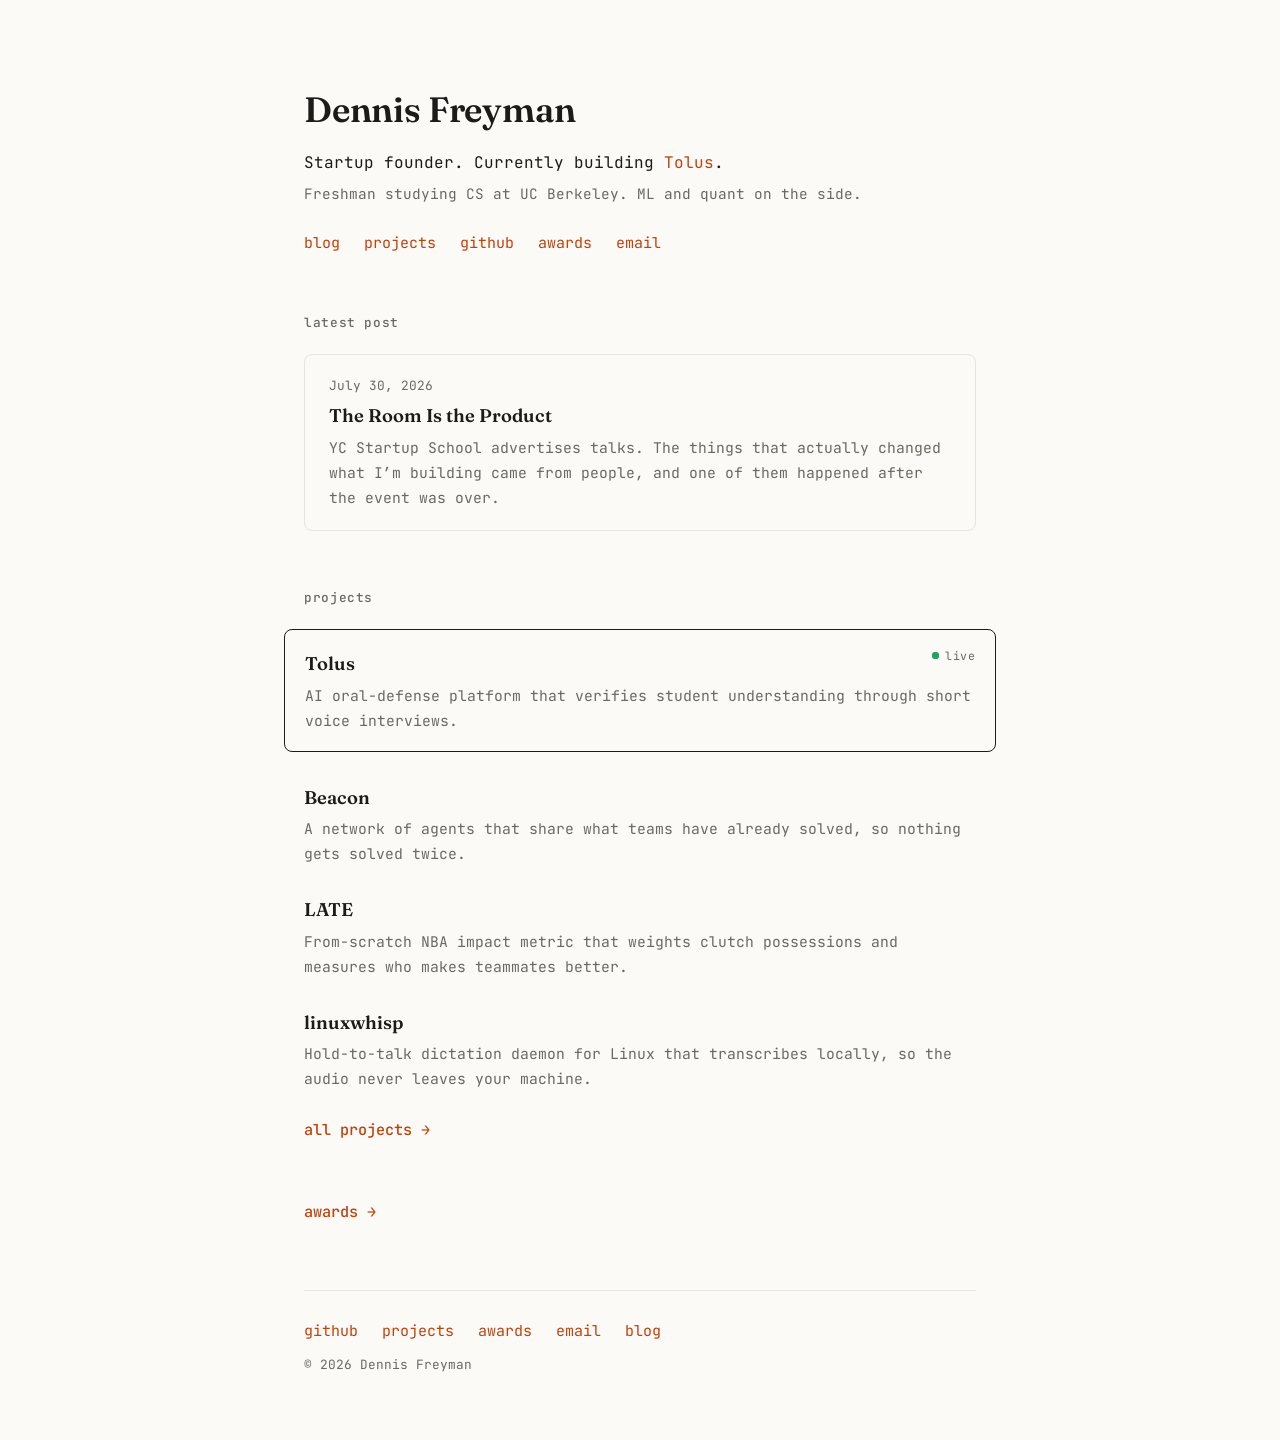
<file: index.html>
<!DOCTYPE html>
<html lang="en">
<head>
  <meta charset="UTF-8" />
  <meta name="viewport" content="width=device-width, initial-scale=1.0" />
  <title>Dennis Freyman</title>
  <meta name="description" content="Dennis Freyman — I build software and write about it." />
  <link rel="preconnect" href="https://fonts.googleapis.com" />
  <link rel="preconnect" href="https://fonts.gstatic.com" crossorigin />
  <link href="https://fonts.googleapis.com/css2?family=Fraunces:opsz,wght@9..144,500;9..144,600;9..144,700&family=JetBrains+Mono:wght@400;500;700&display=swap" rel="stylesheet" />
  <link rel="stylesheet" href="styles.css" />
</head>
<body>
  <main class="container">

    <!-- ===== Hero ===== -->
    <header class="hero">
      <h1>Dennis Freyman</h1>
      <!-- Easy to reword — this is just a simple, honest line. -->
      <p class="tagline">Startup founder. Currently building <a href="https://tolus.dev">Tolus</a>.</p>
      <p class="sub">Freshman studying CS at UC Berkeley. ML and quant on the side.</p>
      <nav class="links">
        <a href="blog/index.html">blog</a>
        <a href="projects.html">projects</a>
        <a href="https://github.com/zarfix123">github</a>
        <a href="awards.html">awards</a>
        <a href="mailto:zarfix.42@gmail.com">email</a>
      </nav>
    </header>

    <!-- ===== Latest post (homepage feature) ===== -->
    <section class="section">
      <h2>latest post</h2>
      <!-- Update this to point at your newest post when you publish another. -->
      <a class="post-feature" href="blog/posts/the-room-is-the-product.html">
        <span class="post-feature-date">July 30, 2026</span>
        <span class="post-feature-title">The Room Is the Product</span>
        <span class="post-feature-blurb">YC Startup School advertises talks. The things that actually changed what I&rsquo;m building came from people, and one of them happened after the event was over.</span>
      </a>
    </section>

    <!-- ===== Projects (selected; full list on projects.html) ===== -->
    <section class="section">
      <h2>projects</h2>
      <ul class="projects">

        <li class="featured">
          <a class="proj-name" href="https://tolus.dev">Tolus</a>
          <span class="live"><span class="live-dot"></span>live</span>
          <p>AI oral-defense platform that verifies student understanding through short voice interviews.</p>
        </li>

        <li>
          <a class="proj-name" href="beacon.html">Beacon</a>
          <p>A network of agents that share what teams have already solved, so nothing gets solved twice.</p>
        </li>

        <li>
          <a class="proj-name" href="https://elevate-stat.surge.sh/">LATE</a>
          <p>From-scratch NBA impact metric that weights clutch possessions and measures who makes teammates better.</p>
        </li>

        <li>
          <a class="proj-name" href="linuxwhisp.html">linuxwhisp</a>
          <p>Hold-to-talk dictation daemon for Linux that transcribes locally, so the audio never leaves your machine.</p>
        </li>

      </ul>
      <a class="standalone-link" href="projects.html">all projects &rarr;</a>
    </section>

    <!-- ===== Awards (standalone link, no preview) ===== -->
    <section class="section">
      <a class="standalone-link" href="awards.html">awards &rarr;</a>
    </section>

    <!-- ===== Footer ===== -->
    <footer class="footer">
      <nav class="links">
        <a href="https://github.com/zarfix123">github</a>
        <a href="projects.html">projects</a>
        <a href="awards.html">awards</a>
        <a href="mailto:zarfix.42@gmail.com">email</a>
        <a href="blog/index.html">blog</a>
      </nav>
      <p class="copyright">&copy; 2026 Dennis Freyman</p>
    </footer>

  </main>
</body>
</html>
</file>
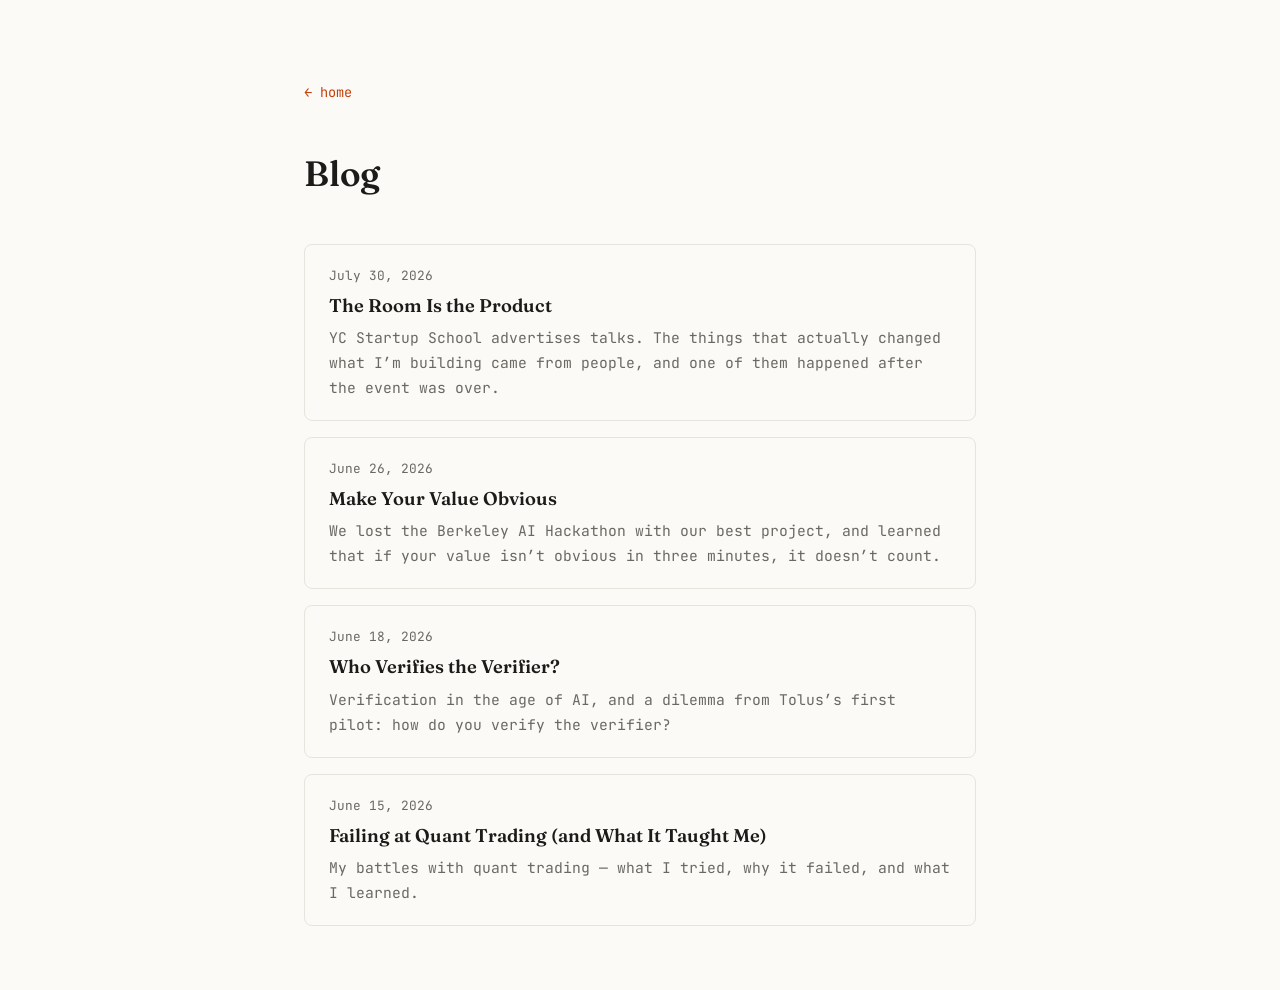
<file: blog/index.html>
<!DOCTYPE html>
<html lang="en">
<head>
  <meta charset="UTF-8" />
  <meta name="viewport" content="width=device-width, initial-scale=1.0" />
  <title>Blog — Dennis Freyman</title>
  <link rel="preconnect" href="https://fonts.googleapis.com" />
  <link rel="preconnect" href="https://fonts.gstatic.com" crossorigin />
  <link href="https://fonts.googleapis.com/css2?family=Fraunces:opsz,wght@9..144,500;9..144,600;9..144,700&family=JetBrains+Mono:wght@400;500;700&display=swap" rel="stylesheet" />
  <link rel="stylesheet" href="../styles.css" />
</head>
<body>
  <main class="container">

    <a class="back-link" href="../index.html">&larr; home</a>

    <h1>Blog</h1>

    <!-- Newest first. To add a post: copy posts/_template.html to posts/<slug>.html,
         then add an <a class="post-feature"> card at the top of this list. -->
    <div class="post-cards">
      <a class="post-feature" href="posts/the-room-is-the-product.html">
        <span class="post-feature-date">July 30, 2026</span>
        <span class="post-feature-title">The Room Is the Product</span>
        <span class="post-feature-blurb">YC Startup School advertises talks. The things that actually changed what I&rsquo;m building came from people, and one of them happened after the event was over.</span>
      </a>
      <a class="post-feature" href="posts/make-your-value-obvious.html">
        <span class="post-feature-date">June 26, 2026</span>
        <span class="post-feature-title">Make Your Value Obvious</span>
        <span class="post-feature-blurb">We lost the Berkeley AI Hackathon with our best project, and learned that if your value isn&rsquo;t obvious in three minutes, it doesn&rsquo;t count.</span>
      </a>
      <a class="post-feature" href="posts/who-verifies-the-verifier.html">
        <span class="post-feature-date">June 18, 2026</span>
        <span class="post-feature-title">Who Verifies the Verifier?</span>
        <span class="post-feature-blurb">Verification in the age of AI, and a dilemma from Tolus&rsquo;s first pilot: how do you verify the verifier?</span>
      </a>
      <a class="post-feature" href="posts/blog-entry-1.html">
        <span class="post-feature-date">June 15, 2026</span>
        <span class="post-feature-title">Failing at Quant Trading (and What It Taught Me)</span>
        <span class="post-feature-blurb">My battles with quant trading &mdash; what I tried, why it failed, and what I learned.</span>
      </a>
    </div>

  </main>
</body>
</html>
</file>
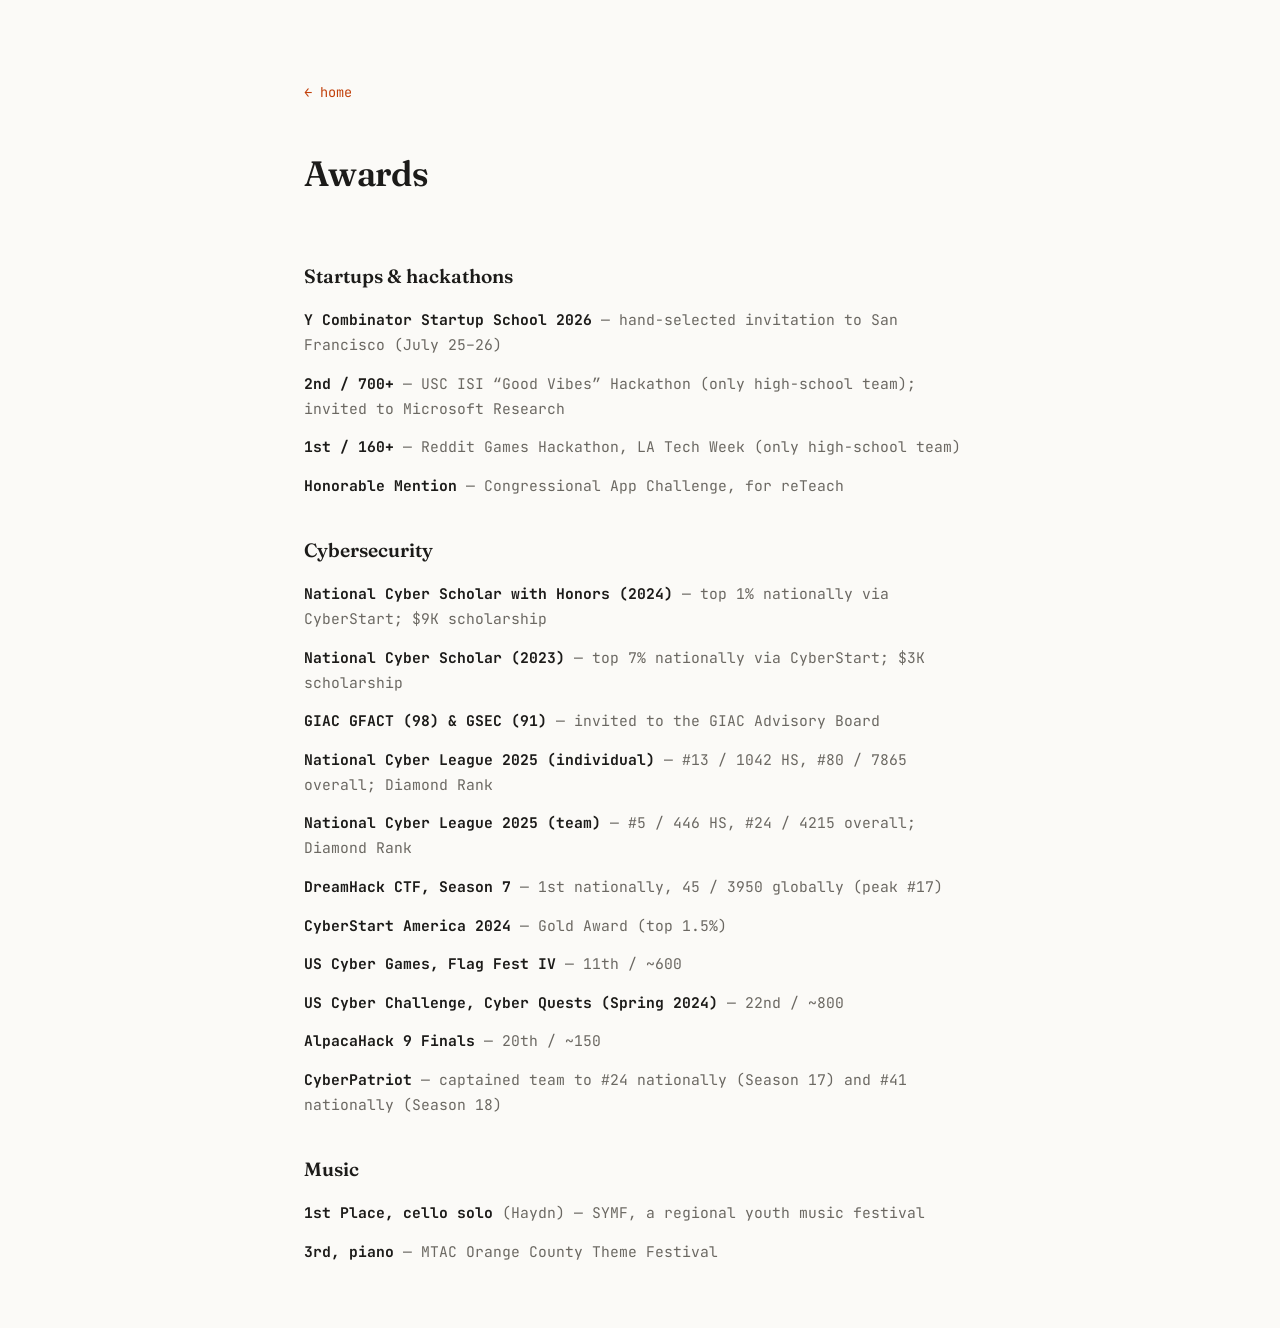
<file: awards.html>
<!DOCTYPE html>
<html lang="en">
<head>
  <meta charset="UTF-8" />
  <meta name="viewport" content="width=device-width, initial-scale=1.0" />
  <title>Awards — Dennis Freyman</title>
  <link rel="preconnect" href="https://fonts.googleapis.com" />
  <link rel="preconnect" href="https://fonts.gstatic.com" crossorigin />
  <link href="https://fonts.googleapis.com/css2?family=Fraunces:opsz,wght@9..144,500;9..144,600;9..144,700&family=JetBrains+Mono:wght@400;500;700&display=swap" rel="stylesheet" />
  <link rel="stylesheet" href="styles.css" />
</head>
<body>
  <main class="container">

    <a class="back-link" href="index.html">&larr; home</a>

    <h1>Awards</h1>

    <div class="section">

      <div class="award-group">
        <h3 class="award-group-title">Startups &amp; hackathons</h3>
        <ul class="awards">
          <li><strong>Y Combinator Startup School 2026</strong> &mdash; hand-selected invitation to San Francisco (July 25&ndash;26)</li>
          <li><strong>2nd / 700+</strong> &mdash; USC ISI &ldquo;Good Vibes&rdquo; Hackathon (only high-school team); invited to Microsoft Research</li>
          <li><strong>1st / 160+</strong> &mdash; Reddit Games Hackathon, LA Tech Week (only high-school team)</li>
          <li><strong>Honorable Mention</strong> &mdash; Congressional App Challenge, for reTeach</li>
        </ul>
      </div>

      <div class="award-group">
        <h3 class="award-group-title">Cybersecurity</h3>
        <ul class="awards">
          <li><strong>National Cyber Scholar with Honors (2024)</strong> &mdash; top 1% nationally via CyberStart; $9K scholarship</li>
          <li><strong>National Cyber Scholar (2023)</strong> &mdash; top 7% nationally via CyberStart; $3K scholarship</li>
          <li><strong>GIAC GFACT (98) &amp; GSEC (91)</strong> &mdash; invited to the GIAC Advisory Board</li>
          <li><strong>National Cyber League 2025 (individual)</strong> &mdash; #13 / 1042 HS, #80 / 7865 overall; Diamond Rank</li>
          <li><strong>National Cyber League 2025 (team)</strong> &mdash; #5 / 446 HS, #24 / 4215 overall; Diamond Rank</li>
          <li><strong>DreamHack CTF, Season 7</strong> &mdash; 1st nationally, 45 / 3950 globally (peak #17)</li>
          <li><strong>CyberStart America 2024</strong> &mdash; Gold Award (top 1.5%)</li>
          <li><strong>US Cyber Games, Flag Fest IV</strong> &mdash; 11th / ~600</li>
          <li><strong>US Cyber Challenge, Cyber Quests (Spring 2024)</strong> &mdash; 22nd / ~800</li>
          <li><strong>AlpacaHack 9 Finals</strong> &mdash; 20th / ~150</li>
          <li><strong>CyberPatriot</strong> &mdash; captained team to #24 nationally (Season 17) and #41 nationally (Season 18)</li>
        </ul>
      </div>

      <div class="award-group">
        <h3 class="award-group-title">Music</h3>
        <ul class="awards">
          <li><strong>1st Place, cello solo</strong> (Haydn) &mdash; SYMF, a regional youth music festival</li>
          <li><strong>3rd, piano</strong> &mdash; MTAC Orange County Theme Festival</li>
        </ul>
      </div>

    </div>

  </main>
</body>
</html>
</file>
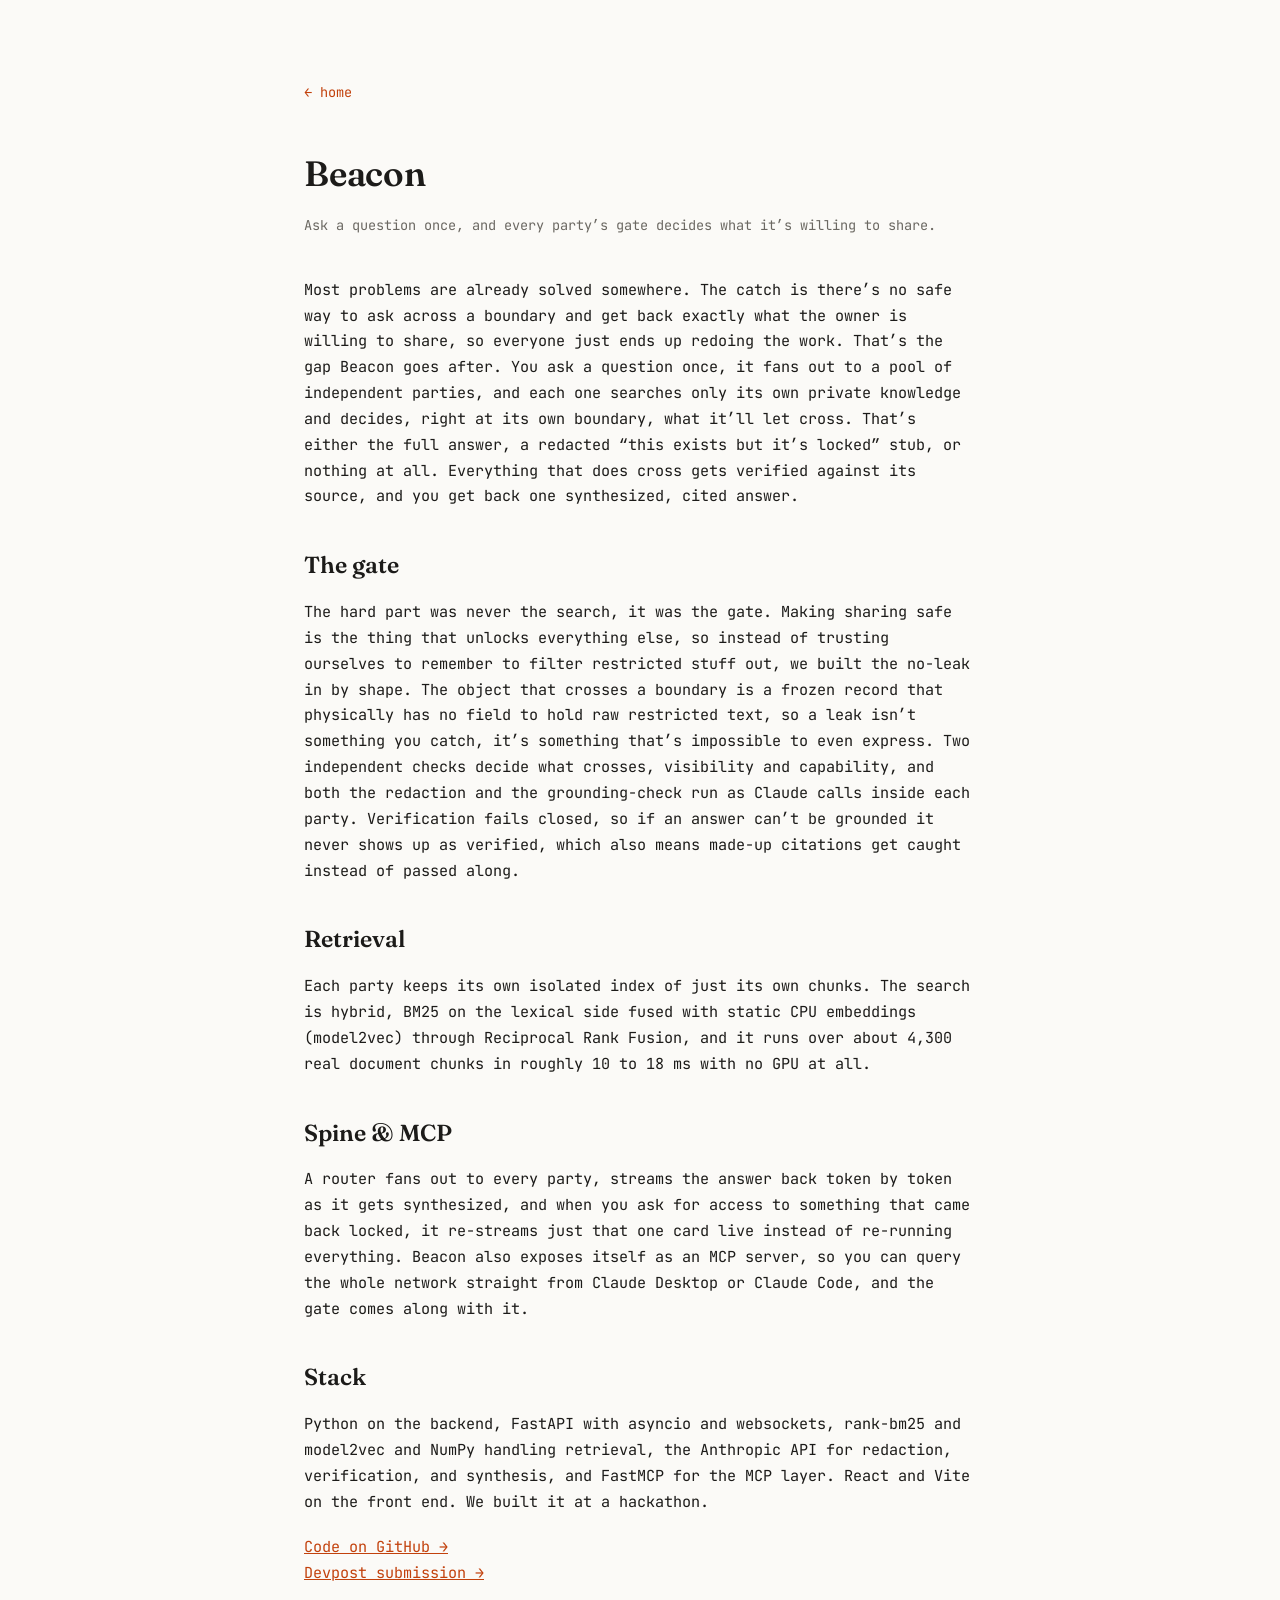
<file: beacon.html>
<!DOCTYPE html>
<html lang="en">
<head>
  <meta charset="UTF-8" />
  <meta name="viewport" content="width=device-width, initial-scale=1.0" />
  <title>Beacon — Dennis Freyman</title>
  <meta name="description" content="Beacon, a permissioned knowledge network where you ask once and each party decides what it shares." />
  <link rel="preconnect" href="https://fonts.googleapis.com" />
  <link rel="preconnect" href="https://fonts.gstatic.com" crossorigin />
  <link href="https://fonts.googleapis.com/css2?family=Fraunces:opsz,wght@9..144,500;9..144,600;9..144,700&family=JetBrains+Mono:wght@400;500;700&display=swap" rel="stylesheet" />
  <link rel="stylesheet" href="styles.css" />
</head>
<body>
  <main class="container">

    <a class="back-link" href="index.html">&larr; home</a>

    <h1>Beacon</h1>
    <p class="post-meta">Ask a question once, and every party&rsquo;s gate decides what it&rsquo;s willing to share.</p>

    <div class="post-body">
      <p>
        Most problems are already solved somewhere. The catch is there&rsquo;s no safe way to ask
        across a boundary and get back exactly what the owner is willing to share, so everyone just
        ends up redoing the work. That&rsquo;s the gap Beacon goes after. You ask a question once, it
        fans out to a pool of independent parties, and each one searches only its own private
        knowledge and decides, right at its own boundary, what it&rsquo;ll let cross. That&rsquo;s
        either the full answer, a redacted &ldquo;this exists but it&rsquo;s locked&rdquo; stub, or
        nothing at all. Everything that does cross gets verified against its source, and you get back
        one synthesized, cited answer.
      </p>

      <h2>The gate</h2>
      <p>
        The hard part was never the search, it was the gate. Making sharing safe is the thing that
        unlocks everything else, so instead of trusting ourselves to remember to filter restricted
        stuff out, we built the no-leak in by shape. The object that crosses a boundary is a frozen
        record that physically has no field to hold raw restricted text, so a leak isn&rsquo;t
        something you catch, it&rsquo;s something that&rsquo;s impossible to even express. Two
        independent checks decide what crosses, visibility and capability, and both the redaction and
        the grounding-check run as Claude calls inside each party. Verification fails closed, so if an
        answer can&rsquo;t be grounded it never shows up as verified, which also means made-up
        citations get caught instead of passed along.
      </p>

      <h2>Retrieval</h2>
      <p>
        Each party keeps its own isolated index of just its own chunks. The search is hybrid, BM25 on
        the lexical side fused with static CPU embeddings (model2vec) through Reciprocal Rank Fusion,
        and it runs over about 4,300 real document chunks in roughly 10 to 18 ms with no GPU at all.
      </p>

      <h2>Spine &amp; MCP</h2>
      <p>
        A router fans out to every party, streams the answer back token by token as it gets
        synthesized, and when you ask for access to something that came back locked, it re-streams
        just that one card live instead of re-running everything. Beacon also exposes itself as an MCP
        server, so you can query the whole network straight from Claude Desktop or Claude Code, and the
        gate comes along with it.
      </p>

      <h2>Stack</h2>
      <p>
        Python on the backend, FastAPI with asyncio and websockets, rank-bm25 and model2vec and NumPy
        handling retrieval, the Anthropic API for redaction, verification, and synthesis, and FastMCP
        for the MCP layer. React and Vite on the front end. We built it at a hackathon.
      </p>

      <p>
        <a href="https://github.com/zarfix123/beacon">Code on GitHub &rarr;</a><br />
        <a href="https://devpost.com/software/beacon-z5b9nh">Devpost submission &rarr;</a>
      </p>
    </div>

  </main>
</body>
</html>
</file>
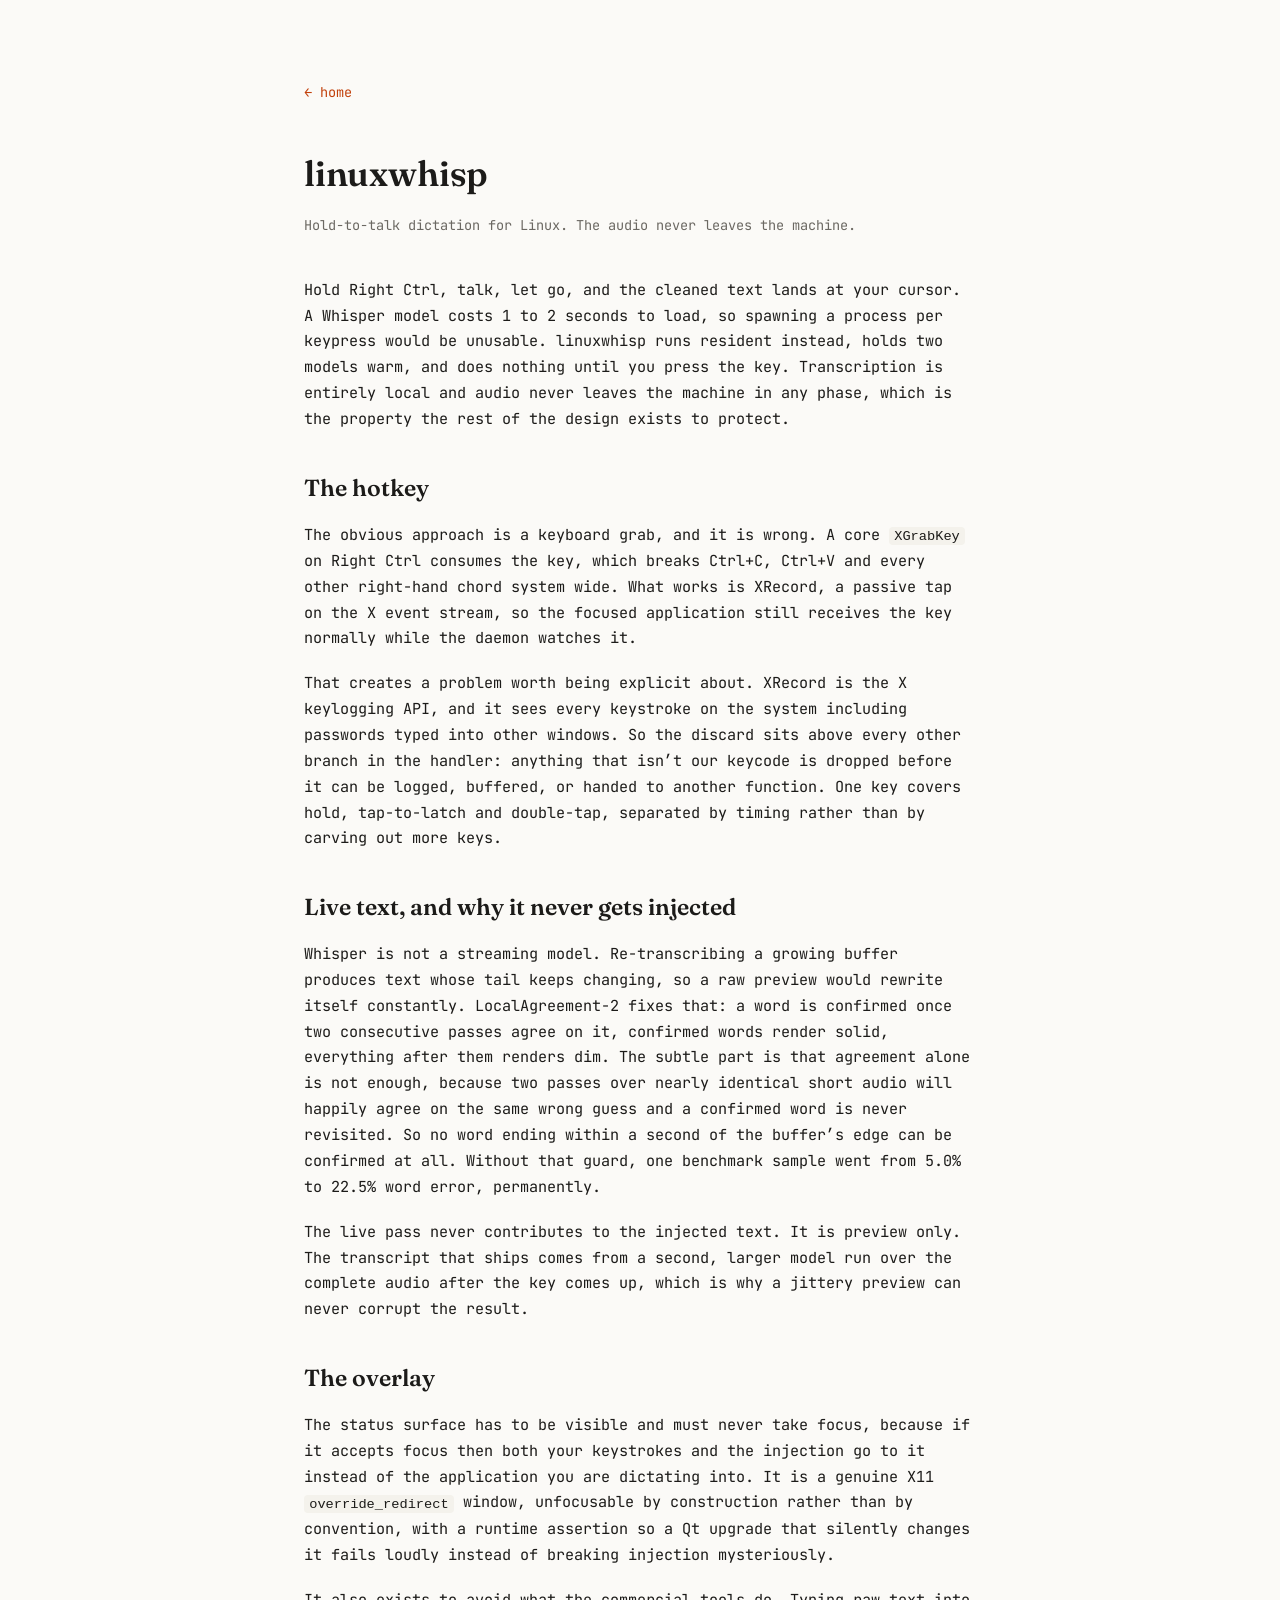
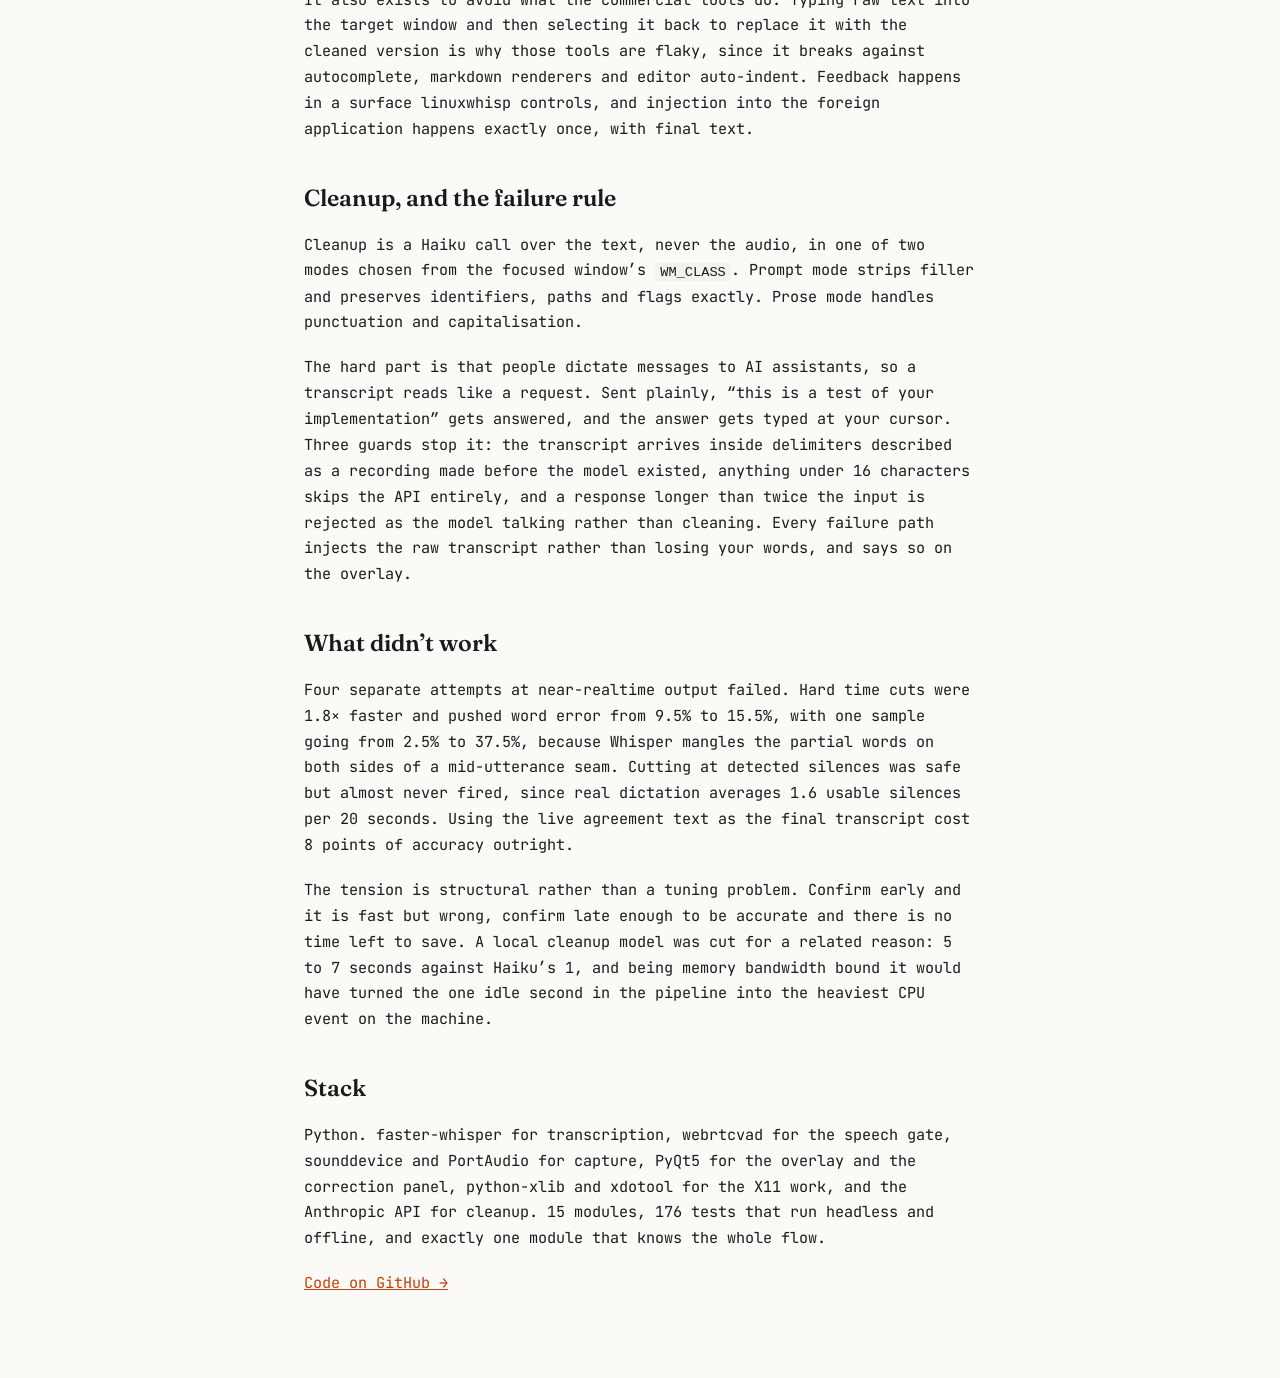
<file: linuxwhisp.html>
<!DOCTYPE html>
<html lang="en">
<head>
  <meta charset="UTF-8" />
  <meta name="viewport" content="width=device-width, initial-scale=1.0" />
  <title>linuxwhisp — Dennis Freyman</title>
  <meta name="description" content="linuxwhisp, a hold-to-talk dictation daemon for Linux where the audio never leaves the machine." />
  <link rel="preconnect" href="https://fonts.googleapis.com" />
  <link rel="preconnect" href="https://fonts.gstatic.com" crossorigin />
  <link href="https://fonts.googleapis.com/css2?family=Fraunces:opsz,wght@9..144,500;9..144,600;9..144,700&family=JetBrains+Mono:wght@400;500;700&display=swap" rel="stylesheet" />
  <link rel="stylesheet" href="styles.css" />
</head>
<body>
  <main class="container">

    <a class="back-link" href="index.html">&larr; home</a>

    <h1>linuxwhisp</h1>
    <p class="post-meta">Hold-to-talk dictation for Linux. The audio never leaves the machine.</p>

    <div class="post-body">
      <p>
        Hold Right Ctrl, talk, let go, and the cleaned text lands at your cursor. A Whisper model costs
        1 to 2 seconds to load, so spawning a process per keypress would be unusable. linuxwhisp runs
        resident instead, holds two models warm, and does nothing until you press the key. Transcription
        is entirely local and audio never leaves the machine in any phase, which is the property the
        rest of the design exists to protect.
      </p>

      <h2>The hotkey</h2>
      <p>
        The obvious approach is a keyboard grab, and it is wrong. A core <code>XGrabKey</code> on Right
        Ctrl consumes the key, which breaks Ctrl+C, Ctrl+V and every other right-hand chord system wide.
        What works is XRecord, a passive tap on the X event stream, so the focused application still
        receives the key normally while the daemon watches it.
      </p>
      <p>
        That creates a problem worth being explicit about. XRecord is the X keylogging API, and it sees
        every keystroke on the system including passwords typed into other windows. So the discard sits
        above every other branch in the handler: anything that isn&rsquo;t our keycode is dropped before
        it can be logged, buffered, or handed to another function. One key covers hold, tap-to-latch and
        double-tap, separated by timing rather than by carving out more keys.
      </p>

      <h2>Live text, and why it never gets injected</h2>
      <p>
        Whisper is not a streaming model. Re-transcribing a growing buffer produces text whose tail keeps
        changing, so a raw preview would rewrite itself constantly. LocalAgreement-2 fixes that: a word
        is confirmed once two consecutive passes agree on it, confirmed words render solid, everything
        after them renders dim. The subtle part is that agreement alone is not enough, because two passes
        over nearly identical short audio will happily agree on the same wrong guess and a confirmed word
        is never revisited. So no word ending within a second of the buffer&rsquo;s edge can be confirmed
        at all. Without that guard, one benchmark sample went from 5.0% to 22.5% word error, permanently.
      </p>
      <p>
        The live pass never contributes to the injected text. It is preview only. The transcript that
        ships comes from a second, larger model run over the complete audio after the key comes up, which
        is why a jittery preview can never corrupt the result.
      </p>

      <h2>The overlay</h2>
      <p>
        The status surface has to be visible and must never take focus, because if it accepts focus then
        both your keystrokes and the injection go to it instead of the application you are dictating into.
        It is a genuine X11 <code>override_redirect</code> window, unfocusable by construction rather than
        by convention, with a runtime assertion so a Qt upgrade that silently changes it fails loudly
        instead of breaking injection mysteriously.
      </p>
      <p>
        It also exists to avoid what the commercial tools do. Typing raw text into the target window and
        then selecting it back to replace it with the cleaned version is why those tools are flaky, since
        it breaks against autocomplete, markdown renderers and editor auto-indent. Feedback happens in a
        surface linuxwhisp controls, and injection into the foreign application happens exactly once, with
        final text.
      </p>

      <h2>Cleanup, and the failure rule</h2>
      <p>
        Cleanup is a Haiku call over the text, never the audio, in one of two modes chosen from the focused
        window&rsquo;s <code>WM_CLASS</code>. Prompt mode strips filler and preserves identifiers, paths and
        flags exactly. Prose mode handles punctuation and capitalisation.
      </p>
      <p>
        The hard part is that people dictate messages to AI assistants, so a transcript reads like a request.
        Sent plainly, &ldquo;this is a test of your implementation&rdquo; gets answered, and the answer gets
        typed at your cursor. Three guards stop it: the transcript arrives inside delimiters described as a
        recording made before the model existed, anything under 16 characters skips the API entirely, and a
        response longer than twice the input is rejected as the model talking rather than cleaning. Every
        failure path injects the raw transcript rather than losing your words, and says so on the overlay.
      </p>

      <h2>What didn&rsquo;t work</h2>
      <p>
        Four separate attempts at near-realtime output failed. Hard time cuts were 1.8&times; faster and
        pushed word error from 9.5% to 15.5%, with one sample going from 2.5% to 37.5%, because Whisper
        mangles the partial words on both sides of a mid-utterance seam. Cutting at detected silences was
        safe but almost never fired, since real dictation averages 1.6 usable silences per 20 seconds.
        Using the live agreement text as the final transcript cost 8 points of accuracy outright.
      </p>
      <p>
        The tension is structural rather than a tuning problem. Confirm early and it is fast but wrong,
        confirm late enough to be accurate and there is no time left to save. A local cleanup model was cut
        for a related reason: 5 to 7 seconds against Haiku&rsquo;s 1, and being memory bandwidth bound it
        would have turned the one idle second in the pipeline into the heaviest CPU event on the machine.
      </p>

      <h2>Stack</h2>
      <p>
        Python. faster-whisper for transcription, webrtcvad for the speech gate, sounddevice and PortAudio
        for capture, PyQt5 for the overlay and the correction panel, python-xlib and xdotool for the X11
        work, and the Anthropic API for cleanup. 15 modules, 176 tests that run headless and offline, and
        exactly one module that knows the whole flow.
      </p>

      <p>
        <a href="https://github.com/zarfix123/linuxwhisp">Code on GitHub &rarr;</a>
      </p>
    </div>

  </main>
</body>
</html>
</file>
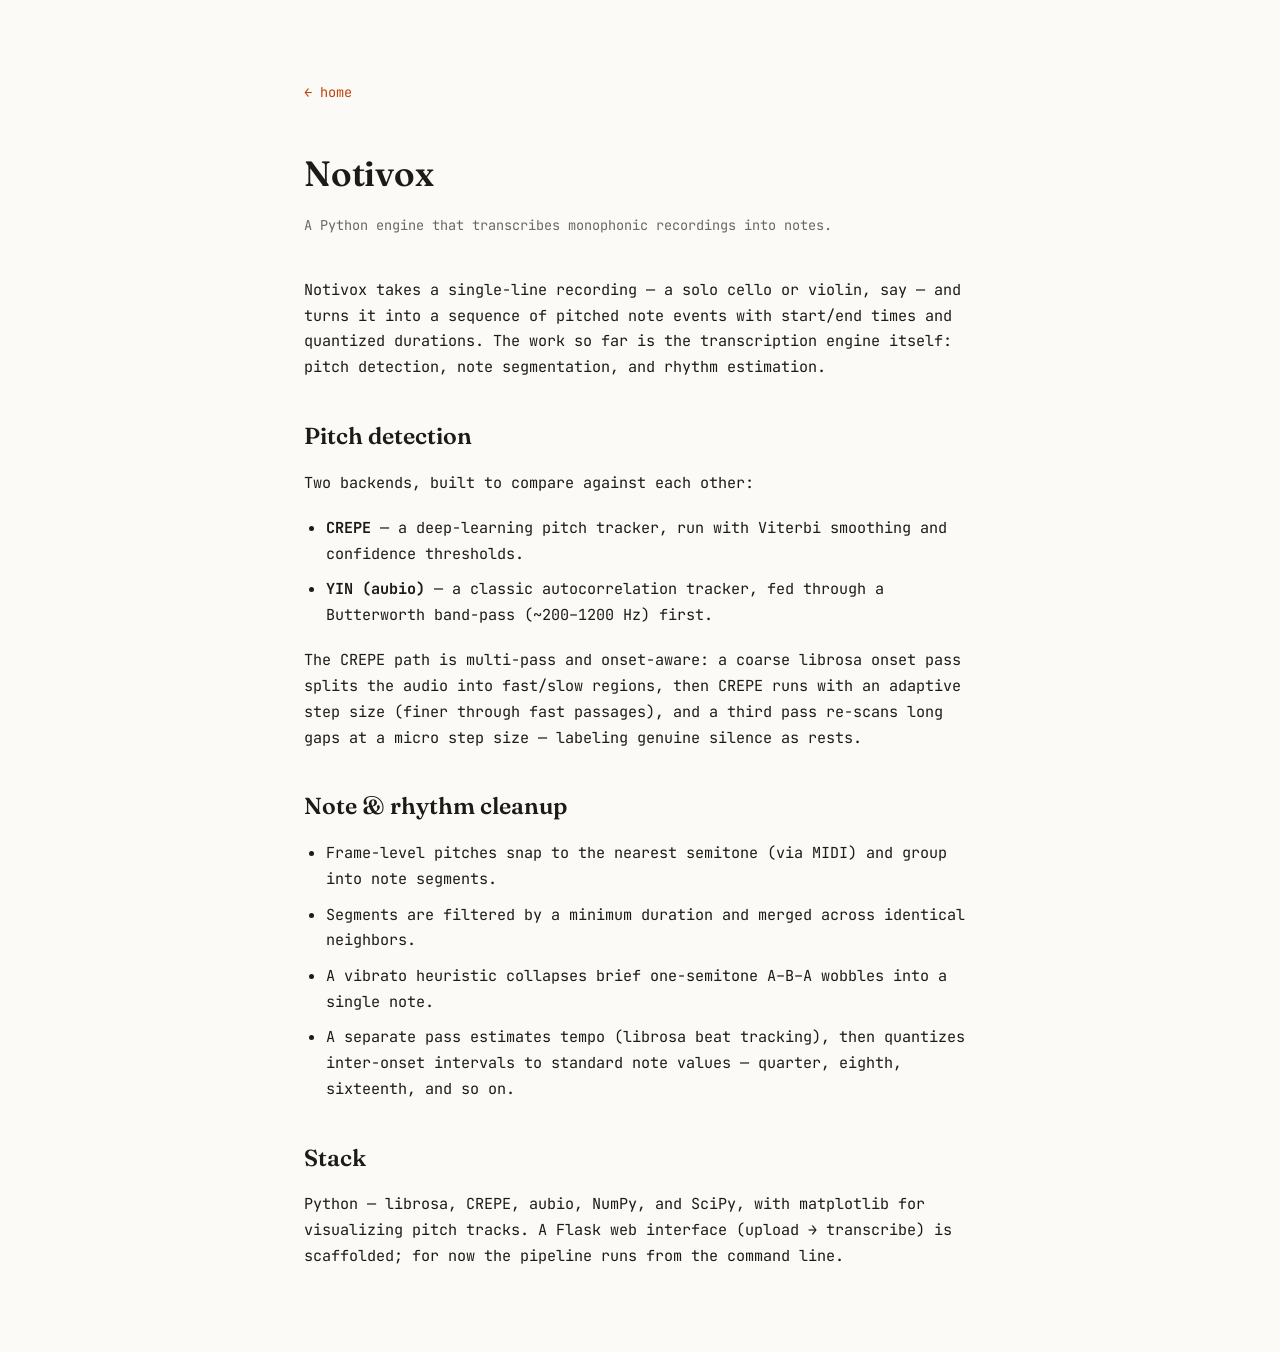
<file: notivox.html>
<!DOCTYPE html>
<html lang="en">
<head>
  <meta charset="UTF-8" />
  <meta name="viewport" content="width=device-width, initial-scale=1.0" />
  <title>Notivox — Dennis Freyman</title>
  <meta name="description" content="Notivox — a Python engine that transcribes monophonic recordings into notes." />
  <link rel="preconnect" href="https://fonts.googleapis.com" />
  <link rel="preconnect" href="https://fonts.gstatic.com" crossorigin />
  <link href="https://fonts.googleapis.com/css2?family=Fraunces:opsz,wght@9..144,500;9..144,600;9..144,700&family=JetBrains+Mono:wght@400;500;700&display=swap" rel="stylesheet" />
  <link rel="stylesheet" href="styles.css" />
</head>
<body>
  <main class="container">

    <a class="back-link" href="index.html">&larr; home</a>

    <h1>Notivox</h1>
    <p class="post-meta">A Python engine that transcribes monophonic recordings into notes.</p>

    <div class="post-body">
      <p>
        Notivox takes a single-line recording &mdash; a solo cello or violin, say &mdash; and turns
        it into a sequence of pitched note events with start/end times and quantized durations.
        The work so far is the transcription engine itself: pitch detection, note segmentation,
        and rhythm estimation.
      </p>

      <h2>Pitch detection</h2>
      <p>Two backends, built to compare against each other:</p>
      <ul>
        <li><strong>CREPE</strong> &mdash; a deep-learning pitch tracker, run with Viterbi smoothing and confidence thresholds.</li>
        <li><strong>YIN (aubio)</strong> &mdash; a classic autocorrelation tracker, fed through a Butterworth band-pass (~200&ndash;1200 Hz) first.</li>
      </ul>
      <p>
        The CREPE path is multi-pass and onset-aware: a coarse librosa onset pass splits the
        audio into fast/slow regions, then CREPE runs with an adaptive step size (finer through
        fast passages), and a third pass re-scans long gaps at a micro step size &mdash; labeling
        genuine silence as rests.
      </p>

      <h2>Note &amp; rhythm cleanup</h2>
      <ul>
        <li>Frame-level pitches snap to the nearest semitone (via MIDI) and group into note segments.</li>
        <li>Segments are filtered by a minimum duration and merged across identical neighbors.</li>
        <li>A vibrato heuristic collapses brief one-semitone A&ndash;B&ndash;A wobbles into a single note.</li>
        <li>A separate pass estimates tempo (librosa beat tracking), then quantizes inter-onset intervals to standard note values &mdash; quarter, eighth, sixteenth, and so on.</li>
      </ul>

      <h2>Stack</h2>
      <p>
        Python &mdash; librosa, CREPE, aubio, NumPy, and SciPy, with matplotlib for visualizing
        pitch tracks. A Flask web interface (upload &rarr; transcribe) is scaffolded; for now the
        pipeline runs from the command line.
      </p>
    </div>

  </main>
</body>
</html>
</file>
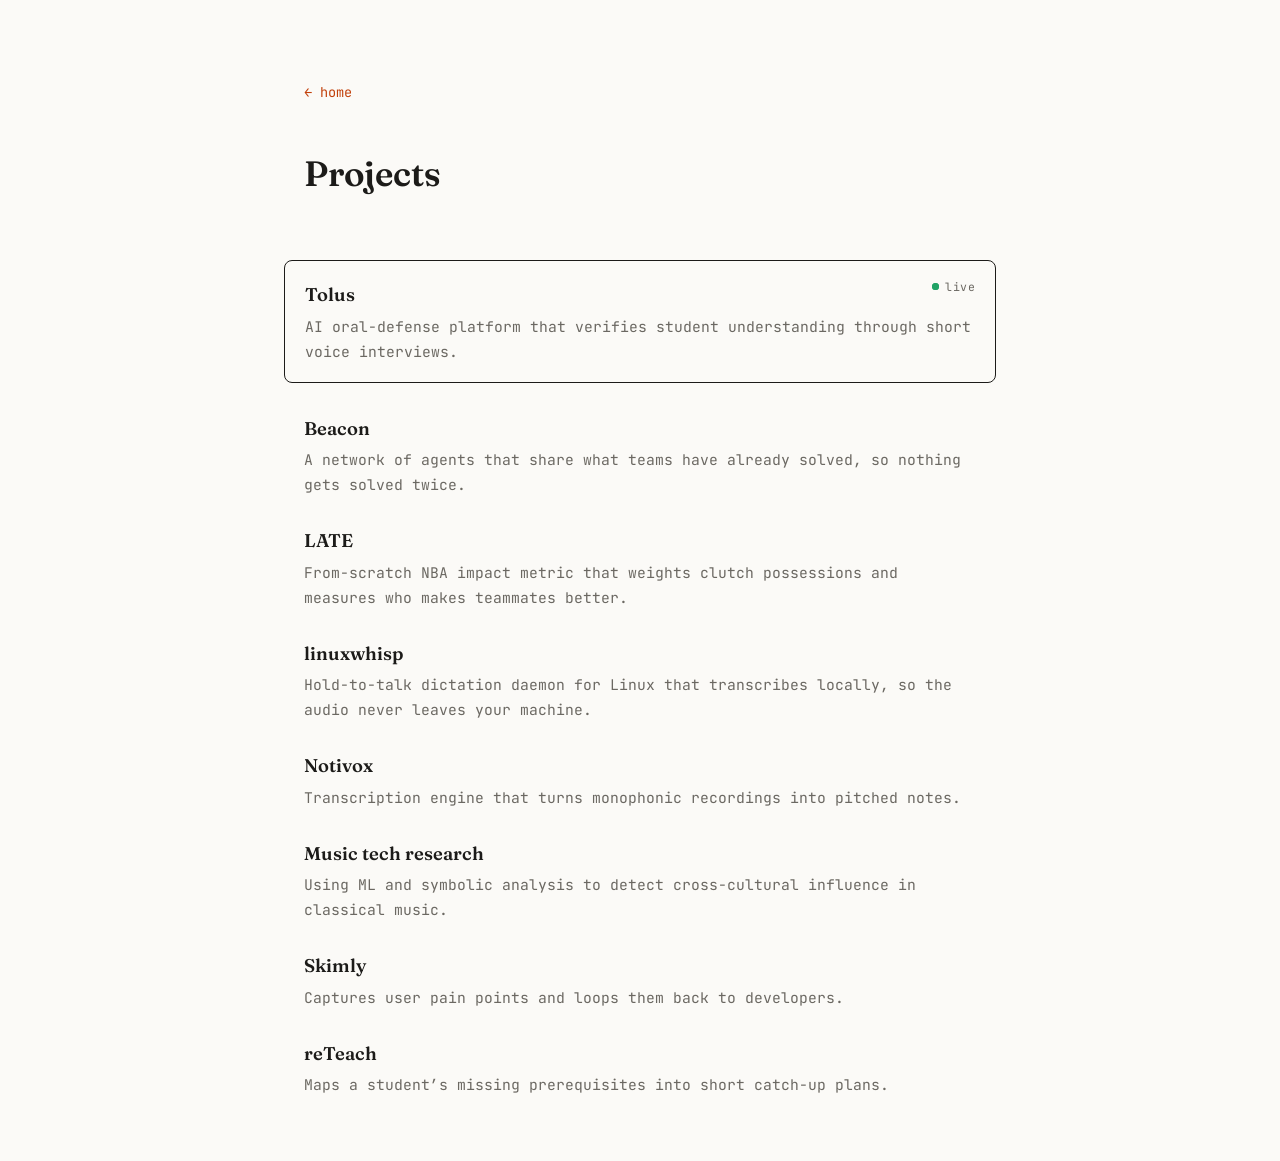
<file: projects.html>
<!DOCTYPE html>
<html lang="en">
<head>
  <meta charset="UTF-8" />
  <meta name="viewport" content="width=device-width, initial-scale=1.0" />
  <title>Projects — Dennis Freyman</title>
  <link rel="preconnect" href="https://fonts.googleapis.com" />
  <link rel="preconnect" href="https://fonts.gstatic.com" crossorigin />
  <link href="https://fonts.googleapis.com/css2?family=Fraunces:opsz,wght@9..144,500;9..144,600;9..144,700&family=JetBrains+Mono:wght@400;500;700&display=swap" rel="stylesheet" />
  <link rel="stylesheet" href="styles.css" />
</head>
<body>
  <main class="container">

    <a class="back-link" href="index.html">&larr; home</a>

    <h1>Projects</h1>

    <div class="section">
      <ul class="projects">

        <li class="featured">
          <a class="proj-name" href="https://tolus.dev">Tolus</a>
          <span class="live"><span class="live-dot"></span>live</span>
          <p>AI oral-defense platform that verifies student understanding through short voice interviews.</p>
        </li>

        <li>
          <a class="proj-name" href="beacon.html">Beacon</a>
          <p>A network of agents that share what teams have already solved, so nothing gets solved twice.</p>
        </li>

        <li>
          <a class="proj-name" href="https://elevate-stat.surge.sh/">LATE</a>
          <p>From-scratch NBA impact metric that weights clutch possessions and measures who makes teammates better.</p>
        </li>

        <li>
          <a class="proj-name" href="linuxwhisp.html">linuxwhisp</a>
          <p>Hold-to-talk dictation daemon for Linux that transcribes locally, so the audio never leaves your machine.</p>
        </li>

        <li>
          <a class="proj-name" href="notivox.html">Notivox</a>
          <p>Transcription engine that turns monophonic recordings into pitched notes.</p>
        </li>

        <li>
          <a class="proj-name" href="research.html">Music tech research</a>
          <p>Using ML and symbolic analysis to detect cross-cultural influence in classical music.</p>
        </li>

        <li>
          <a class="proj-name" href="https://skimly.dev">Skimly</a>
          <p>Captures user pain points and loops them back to developers.</p>
        </li>

        <li>
          <a class="proj-name" href="https://reteach.works">reTeach</a>
          <p>Maps a student&rsquo;s missing prerequisites into short catch-up plans.</p>
        </li>

      </ul>
    </div>

  </main>
</body>
</html>
</file>
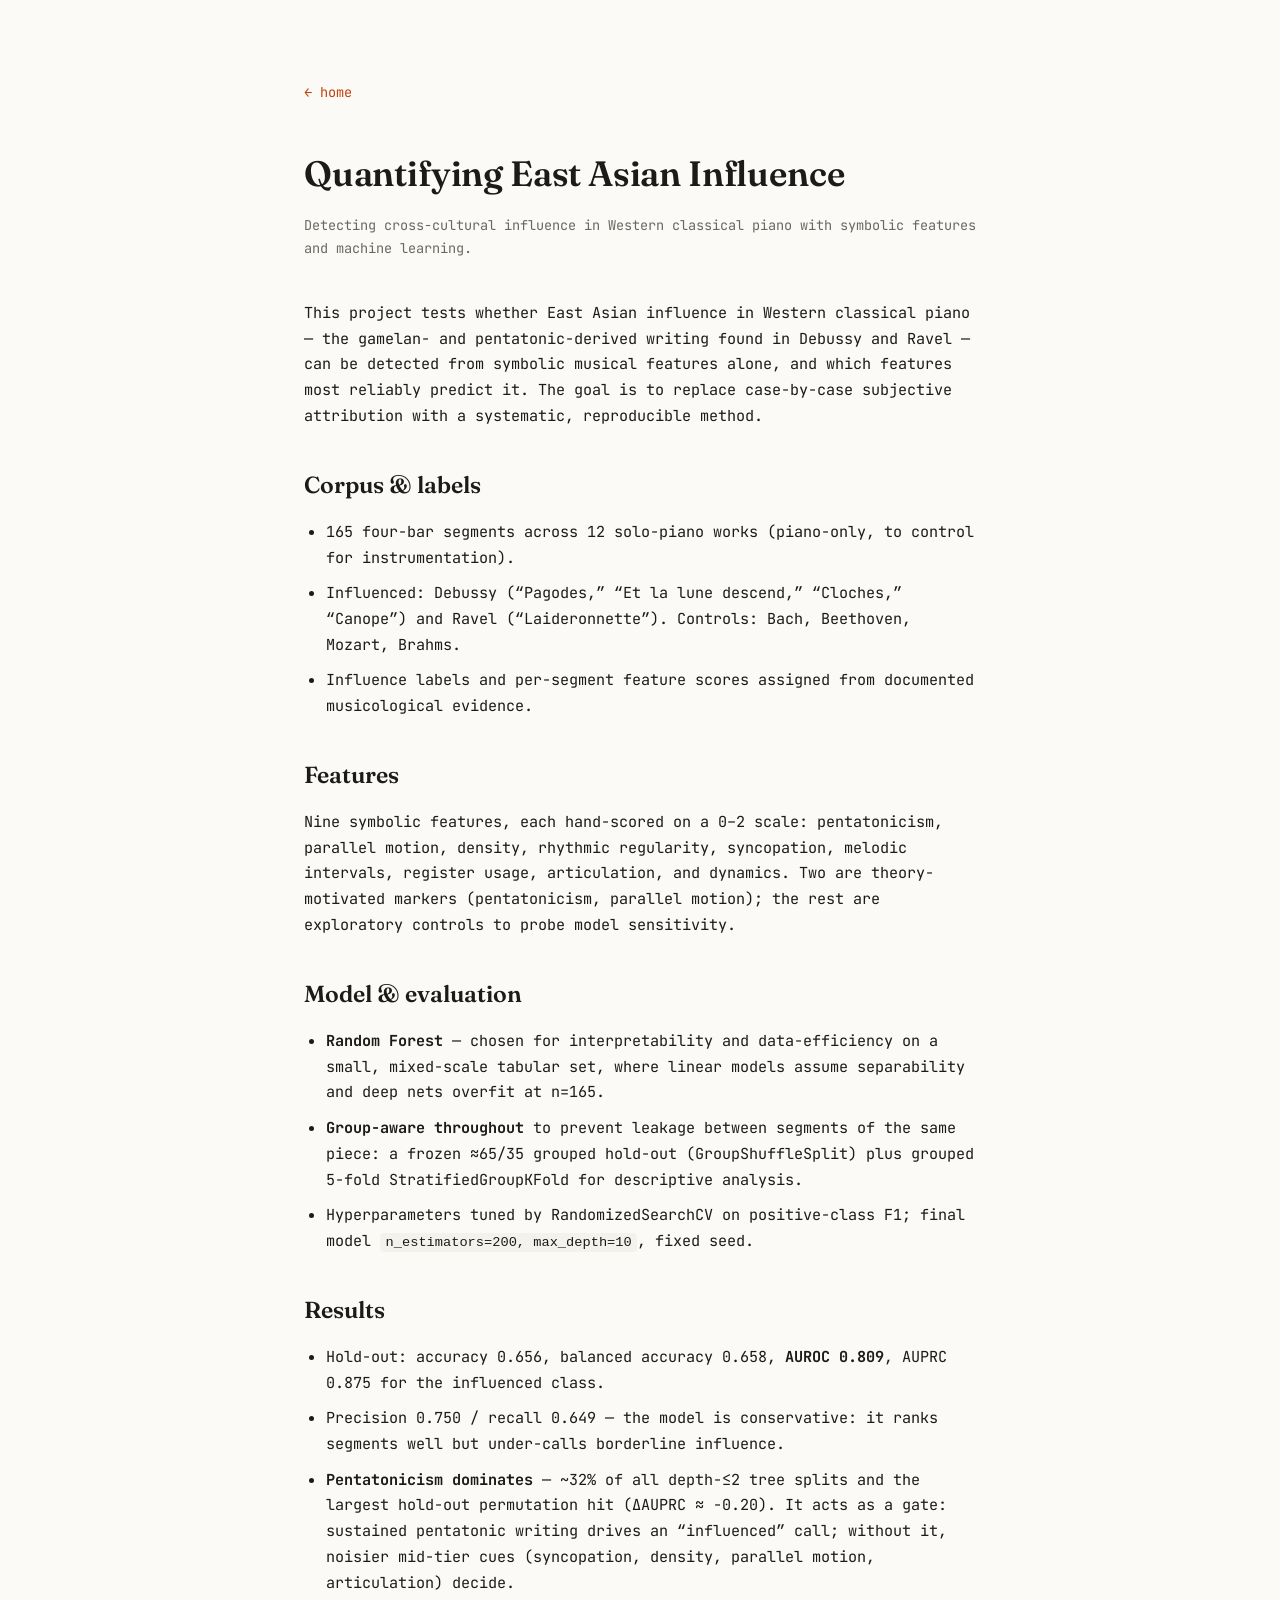
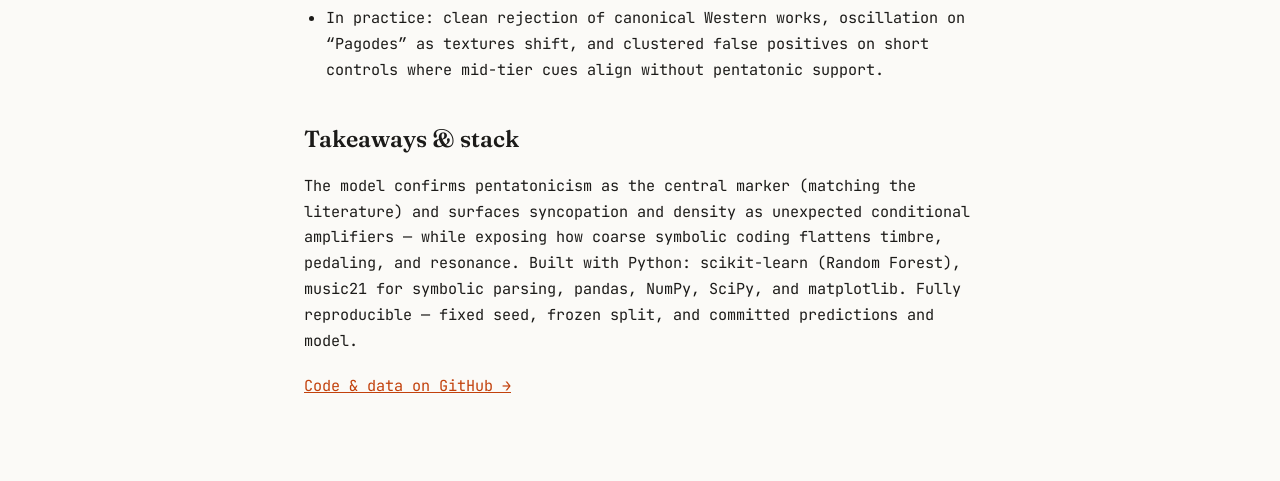
<file: research.html>
<!DOCTYPE html>
<html lang="en">
<head>
  <meta charset="UTF-8" />
  <meta name="viewport" content="width=device-width, initial-scale=1.0" />
  <title>East Asian Influence (ML) — Dennis Freyman</title>
  <meta name="description" content="Detecting East Asian influence in Western classical piano with symbolic features and machine learning." />
  <link rel="preconnect" href="https://fonts.googleapis.com" />
  <link rel="preconnect" href="https://fonts.gstatic.com" crossorigin />
  <link href="https://fonts.googleapis.com/css2?family=Fraunces:opsz,wght@9..144,500;9..144,600;9..144,700&family=JetBrains+Mono:wght@400;500;700&display=swap" rel="stylesheet" />
  <link rel="stylesheet" href="styles.css" />
</head>
<body>
  <main class="container">

    <a class="back-link" href="index.html">&larr; home</a>

    <h1>Quantifying East Asian Influence</h1>
    <p class="post-meta">Detecting cross-cultural influence in Western classical piano with symbolic features and machine learning.</p>

    <div class="post-body">
      <p>
        This project tests whether East Asian influence in Western classical piano &mdash; the
        gamelan- and pentatonic-derived writing found in Debussy and Ravel &mdash; can be detected
        from symbolic musical features alone, and which features most reliably predict it. The
        goal is to replace case-by-case subjective attribution with a systematic, reproducible
        method.
      </p>

      <h2>Corpus &amp; labels</h2>
      <ul>
        <li>165 four-bar segments across 12 solo-piano works (piano-only, to control for instrumentation).</li>
        <li>Influenced: Debussy (&ldquo;Pagodes,&rdquo; &ldquo;Et la lune descend,&rdquo; &ldquo;Cloches,&rdquo; &ldquo;Canope&rdquo;) and Ravel (&ldquo;Laideronnette&rdquo;). Controls: Bach, Beethoven, Mozart, Brahms.</li>
        <li>Influence labels and per-segment feature scores assigned from documented musicological evidence.</li>
      </ul>

      <h2>Features</h2>
      <p>
        Nine symbolic features, each hand-scored on a 0&ndash;2 scale: pentatonicism, parallel
        motion, density, rhythmic regularity, syncopation, melodic intervals, register usage,
        articulation, and dynamics. Two are theory-motivated markers (pentatonicism, parallel
        motion); the rest are exploratory controls to probe model sensitivity.
      </p>

      <h2>Model &amp; evaluation</h2>
      <ul>
        <li><strong>Random Forest</strong> &mdash; chosen for interpretability and data-efficiency on a small, mixed-scale tabular set, where linear models assume separability and deep nets overfit at n=165.</li>
        <li><strong>Group-aware throughout</strong> to prevent leakage between segments of the same piece: a frozen ≈65/35 grouped hold-out (GroupShuffleSplit) plus grouped 5-fold StratifiedGroupKFold for descriptive analysis.</li>
        <li>Hyperparameters tuned by RandomizedSearchCV on positive-class F1; final model <code>n_estimators=200, max_depth=10</code>, fixed seed.</li>
      </ul>

      <h2>Results</h2>
      <ul>
        <li>Hold-out: accuracy 0.656, balanced accuracy 0.658, <strong>AUROC 0.809</strong>, AUPRC 0.875 for the influenced class.</li>
        <li>Precision 0.750 / recall 0.649 &mdash; the model is conservative: it ranks segments well but under-calls borderline influence.</li>
        <li><strong>Pentatonicism dominates</strong> &mdash; ~32% of all depth-≤2 tree splits and the largest hold-out permutation hit (ΔAUPRC ≈ −0.20). It acts as a gate: sustained pentatonic writing drives an &ldquo;influenced&rdquo; call; without it, noisier mid-tier cues (syncopation, density, parallel motion, articulation) decide.</li>
        <li>In practice: clean rejection of canonical Western works, oscillation on &ldquo;Pagodes&rdquo; as textures shift, and clustered false positives on short controls where mid-tier cues align without pentatonic support.</li>
      </ul>

      <h2>Takeaways &amp; stack</h2>
      <p>
        The model confirms pentatonicism as the central marker (matching the literature) and
        surfaces syncopation and density as unexpected conditional amplifiers &mdash; while exposing
        how coarse symbolic coding flattens timbre, pedaling, and resonance. Built with Python:
        scikit-learn (Random Forest), music21 for symbolic parsing, pandas, NumPy, SciPy, and
        matplotlib. Fully reproducible &mdash; fixed seed, frozen split, and committed predictions
        and model.
      </p>

      <p><a href="https://github.com/zarfix123/pioneer25">Code &amp; data on GitHub &rarr;</a></p>
    </div>

  </main>
</body>
</html>
</file>
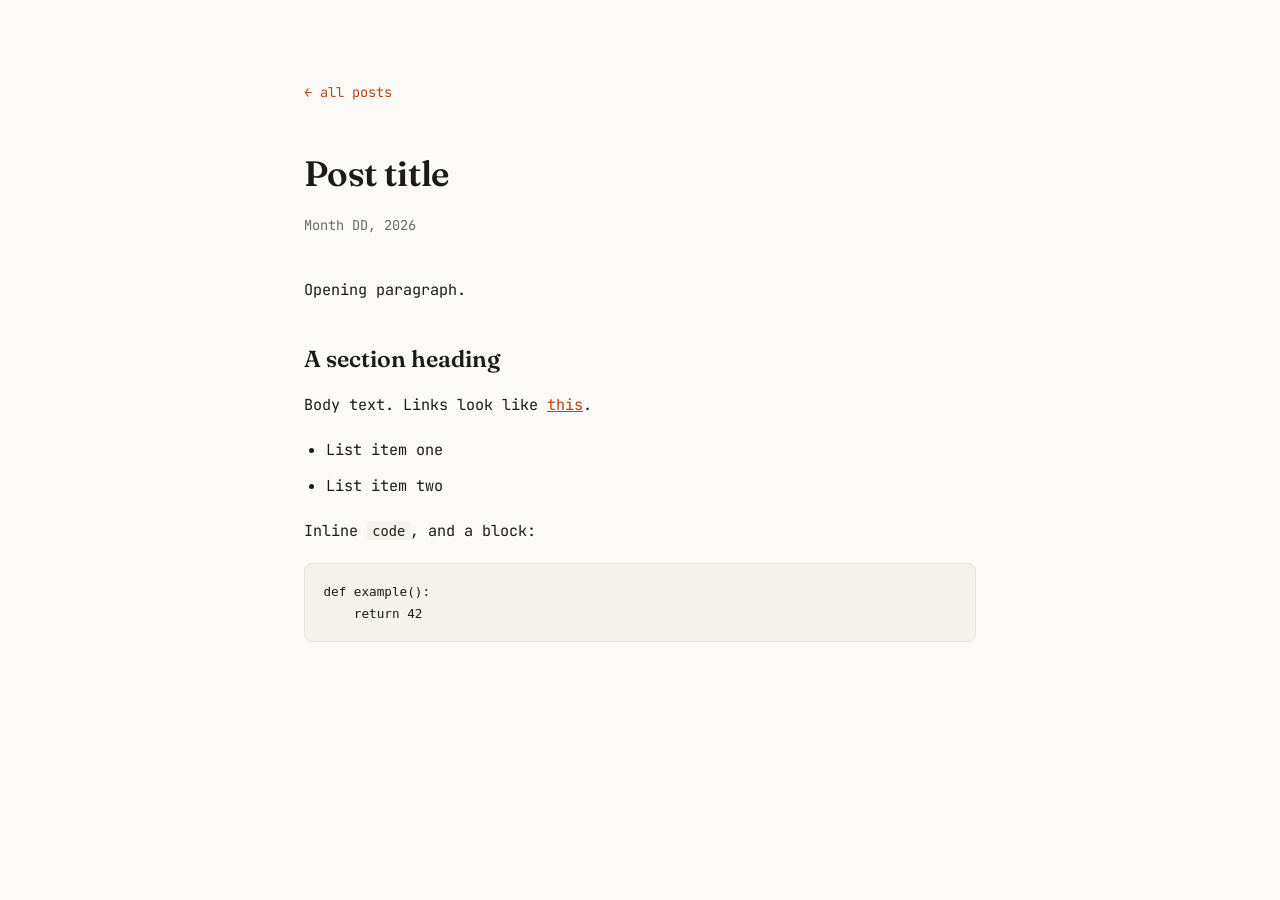
<file: blog/posts/_template.html>
<!DOCTYPE html>
<!--
  =====================================================================
  POST TEMPLATE — not shown anywhere. Copy this to make a new post.
  1. Copy to blog/posts/<your-slug>.html
  2. Update <title>, the <h1>, and the .post-meta date
  3. Write inside <div class="post-body"> ... </div>
  4. Add a <li> to the post list in blog/index.html
  =====================================================================
-->
<html lang="en">
<head>
  <meta charset="UTF-8" />
  <meta name="viewport" content="width=device-width, initial-scale=1.0" />
  <title>Post title — Dennis Freyman</title>
  <link rel="preconnect" href="https://fonts.googleapis.com" />
  <link rel="preconnect" href="https://fonts.gstatic.com" crossorigin />
  <link href="https://fonts.googleapis.com/css2?family=Fraunces:opsz,wght@9..144,500;9..144,600;9..144,700&family=JetBrains+Mono:wght@400;500;700&display=swap" rel="stylesheet" />
  <link rel="stylesheet" href="../../styles.css" />
</head>
<body>
  <main class="container">

    <a class="back-link" href="../index.html">&larr; all posts</a>

    <article>
      <h1>Post title</h1>
      <p class="post-meta">Month DD, 2026</p>

      <div class="post-body">
        <p>Opening paragraph.</p>

        <h2>A section heading</h2>
        <p>Body text. Links look like <a href="#">this</a>.</p>
        <ul>
          <li>List item one</li>
          <li>List item two</li>
        </ul>

        <p>Inline <code>code</code>, and a block:</p>
        <pre><code>def example():
    return 42</code></pre>
      </div>
    </article>

  </main>
</body>
</html>
</file>
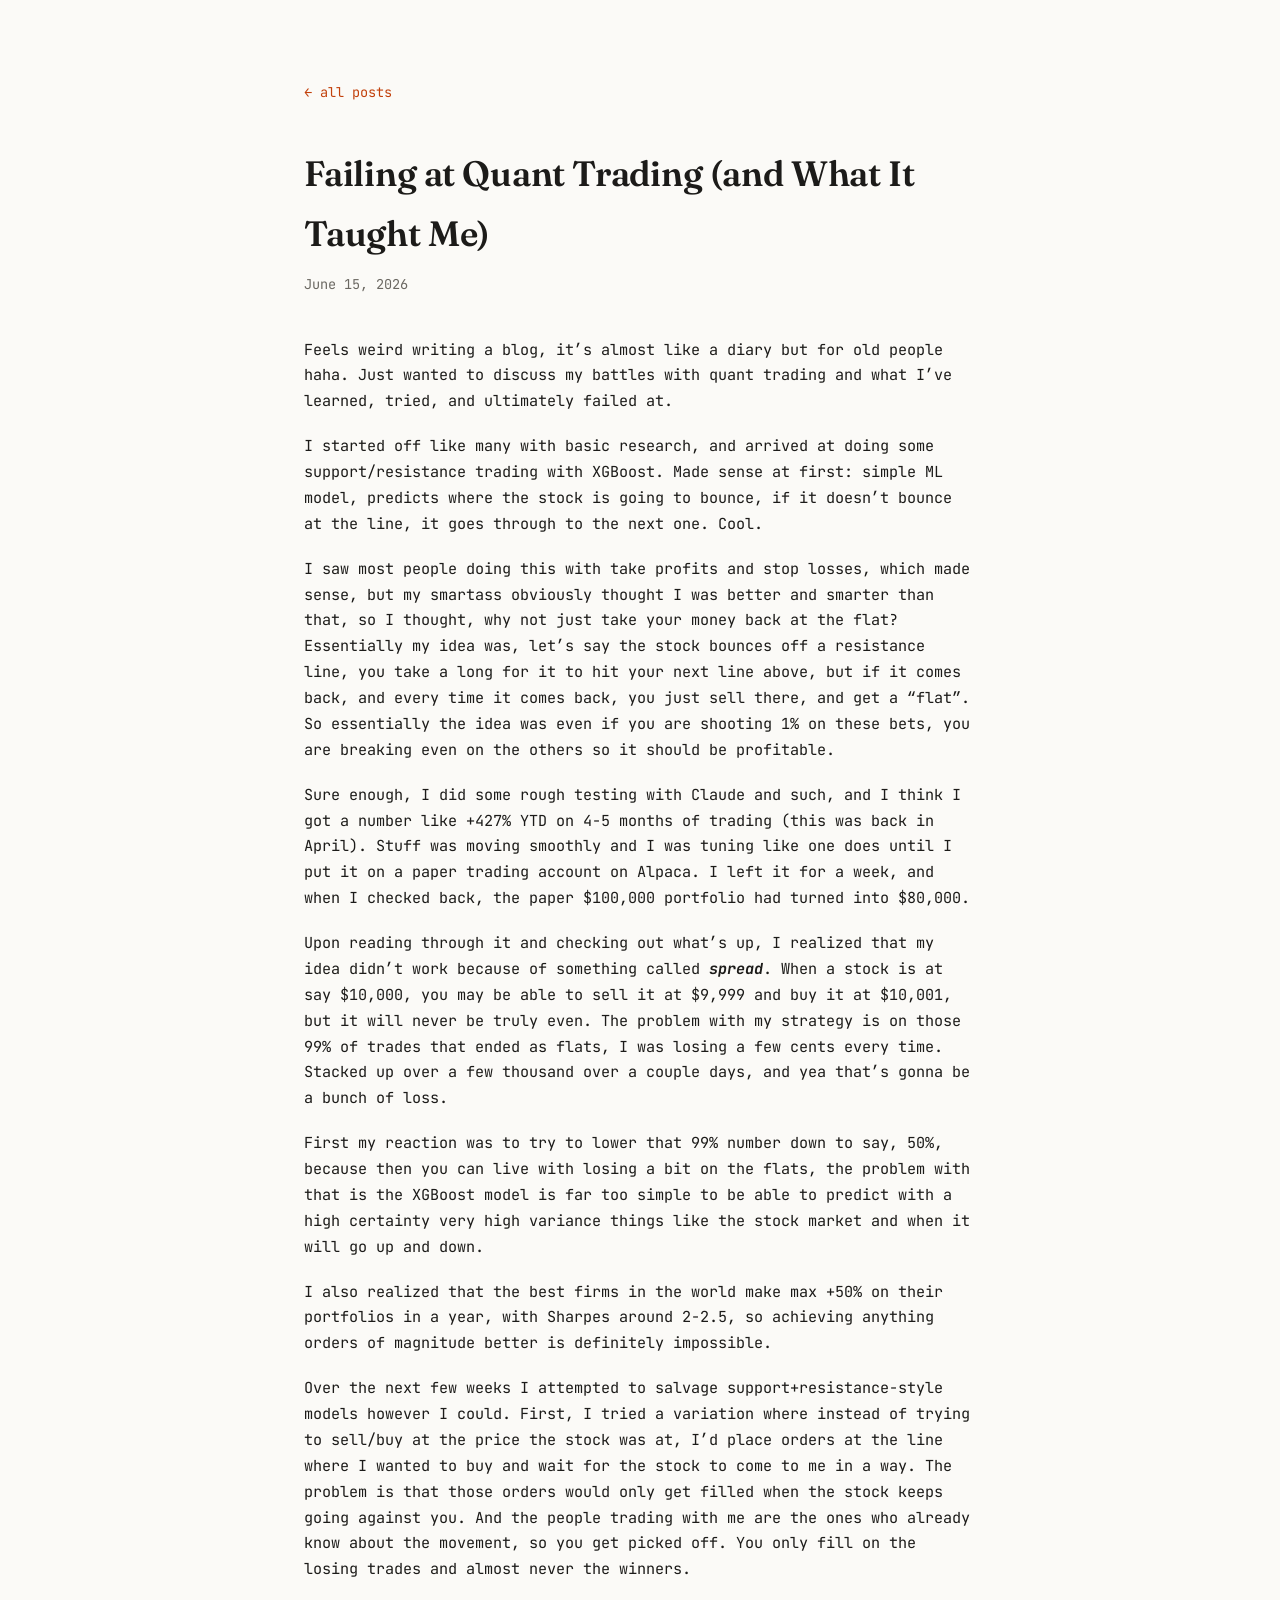
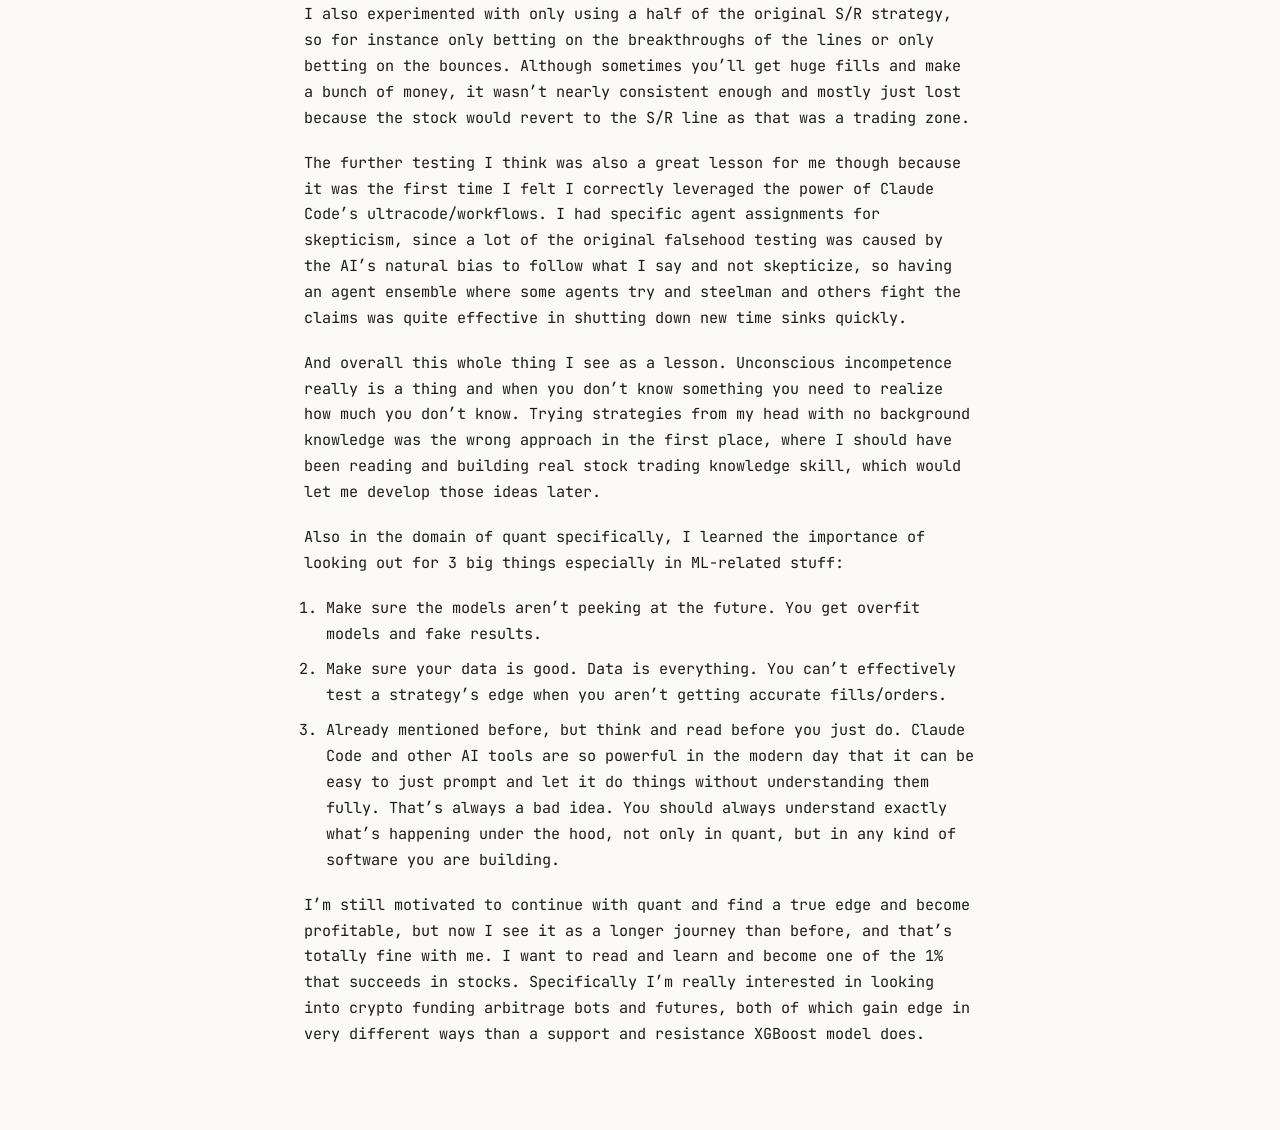
<file: blog/posts/blog-entry-1.html>
<!DOCTYPE html>
<html lang="en">
<head>
  <meta charset="UTF-8" />
  <meta name="viewport" content="width=device-width, initial-scale=1.0" />
  <title>Failing at Quant Trading (and What It Taught Me) — Dennis Freyman</title>
  <meta name="description" content="My battles with quant trading — what I tried, why it failed, and what I learned." />
  <link rel="preconnect" href="https://fonts.googleapis.com" />
  <link rel="preconnect" href="https://fonts.gstatic.com" crossorigin />
  <link href="https://fonts.googleapis.com/css2?family=Fraunces:opsz,wght@9..144,500;9..144,600;9..144,700&family=JetBrains+Mono:wght@400;500;700&display=swap" rel="stylesheet" />
  <link rel="stylesheet" href="../../styles.css" />
</head>
<body>
  <main class="container">

    <a class="back-link" href="../index.html">&larr; all posts</a>

    <article>
      <h1>Failing at Quant Trading (and What It Taught Me)</h1>
      <p class="post-meta">June 15, 2026</p>

      <div class="post-body">
        <p>
          Feels weird writing a blog, it&rsquo;s almost like a diary but for old people haha. Just
          wanted to discuss my battles with quant trading and what I&rsquo;ve learned, tried, and
          ultimately failed at.
        </p>

        <p>
          I started off like many with basic research, and arrived at doing some
          support/resistance trading with XGBoost. Made sense at first: simple ML model, predicts
          where the stock is going to bounce, if it doesn&rsquo;t bounce at the line, it goes
          through to the next one. Cool.
        </p>

        <p>
          I saw most people doing this with take profits and stop losses, which made sense, but my
          smartass obviously thought I was better and smarter than that, so I thought, why not just
          take your money back at the flat? Essentially my idea was, let&rsquo;s say the stock
          bounces off a resistance line, you take a long for it to hit your next line above, but if
          it comes back, and every time it comes back, you just sell there, and get a &ldquo;flat&rdquo;.
          So essentially the idea was even if you are shooting 1% on these bets, you are breaking
          even on the others so it should be profitable.
        </p>

        <p>
          Sure enough, I did some rough testing with Claude and such, and I think I got a number
          like +427% YTD on 4-5 months of trading (this was back in April). Stuff was moving
          smoothly and I was tuning like one does until I put it on a paper trading account on
          Alpaca. I left it for a week, and when I checked back, the paper $100,000 portfolio had
          turned into $80,000.
        </p>

        <p>
          Upon reading through it and checking out what&rsquo;s up, I realized that my idea
          didn&rsquo;t work because of something called <strong><em>spread</em></strong>. When a
          stock is at say $10,000, you may be able to sell it at $9,999 and buy it at $10,001, but
          it will never be truly even. The problem with my strategy is on those 99% of trades that
          ended as flats, I was losing a few cents every time. Stacked up over a few thousand over a
          couple days, and yea that&rsquo;s gonna be a bunch of loss.
        </p>

        <p>
          First my reaction was to try to lower that 99% number down to say, 50%, because then you
          can live with losing a bit on the flats, the problem with that is the XGBoost model is far
          too simple to be able to predict with a high certainty very high variance things like the
          stock market and when it will go up and down.
        </p>

        <p>
          I also realized that the best firms in the world make max +50% on their portfolios in a
          year, with Sharpes around 2-2.5, so achieving anything orders of magnitude better is
          definitely impossible.
        </p>

        <p>
          Over the next few weeks I attempted to salvage support+resistance-style models however I
          could. First, I tried a variation where instead of trying to sell/buy at the price the
          stock was at, I&rsquo;d place orders at the line where I wanted to buy and wait for the
          stock to come to me in a way. The problem is that those orders would only get filled when
          the stock keeps going against you. And the people trading with me are the ones who already
          know about the movement, so you get picked off. You only fill on the losing trades and
          almost never the winners.
        </p>

        <p>
          I also experimented with only using a half of the original S/R strategy, so for instance
          only betting on the breakthroughs of the lines or only betting on the bounces. Although
          sometimes you&rsquo;ll get huge fills and make a bunch of money, it wasn&rsquo;t nearly
          consistent enough and mostly just lost because the stock would revert to the S/R line as
          that was a trading zone.
        </p>

        <p>
          The further testing I think was also a great lesson for me though because it was the first
          time I felt I correctly leveraged the power of Claude Code&rsquo;s ultracode/workflows. I
          had specific agent assignments for skepticism, since a lot of the original falsehood
          testing was caused by the AI&rsquo;s natural bias to follow what I say and not skepticize,
          so having an agent ensemble where some agents try and steelman and others fight the claims
          was quite effective in shutting down new time sinks quickly.
        </p>

        <p>
          And overall this whole thing I see as a lesson. Unconscious incompetence really is a thing
          and when you don&rsquo;t know something you need to realize how much you don&rsquo;t know.
          Trying strategies from my head with no background knowledge was the wrong approach in the
          first place, where I should have been reading and building real stock trading knowledge
          skill, which would let me develop those ideas later.
        </p>

        <p>
          Also in the domain of quant specifically, I learned the importance of looking out for 3
          big things especially in ML-related stuff:
        </p>

        <ol>
          <li>Make sure the models aren&rsquo;t peeking at the future. You get overfit models and fake results.</li>
          <li>Make sure your data is good. Data is everything. You can&rsquo;t effectively test a strategy&rsquo;s edge when you aren&rsquo;t getting accurate fills/orders.</li>
          <li>Already mentioned before, but think and read before you just do. Claude Code and other AI tools are so powerful in the modern day that it can be easy to just prompt and let it do things without understanding them fully. That&rsquo;s always a bad idea. You should always understand exactly what&rsquo;s happening under the hood, not only in quant, but in any kind of software you are building.</li>
        </ol>

        <p>
          I&rsquo;m still motivated to continue with quant and find a true edge and become
          profitable, but now I see it as a longer journey than before, and that&rsquo;s totally
          fine with me. I want to read and learn and become one of the 1% that succeeds in stocks.
          Specifically I&rsquo;m really interested in looking into crypto funding arbitrage bots and
          futures, both of which gain edge in very different ways than a support and resistance
          XGBoost model does.
        </p>
      </div>
    </article>

  </main>
</body>
</html>
</file>
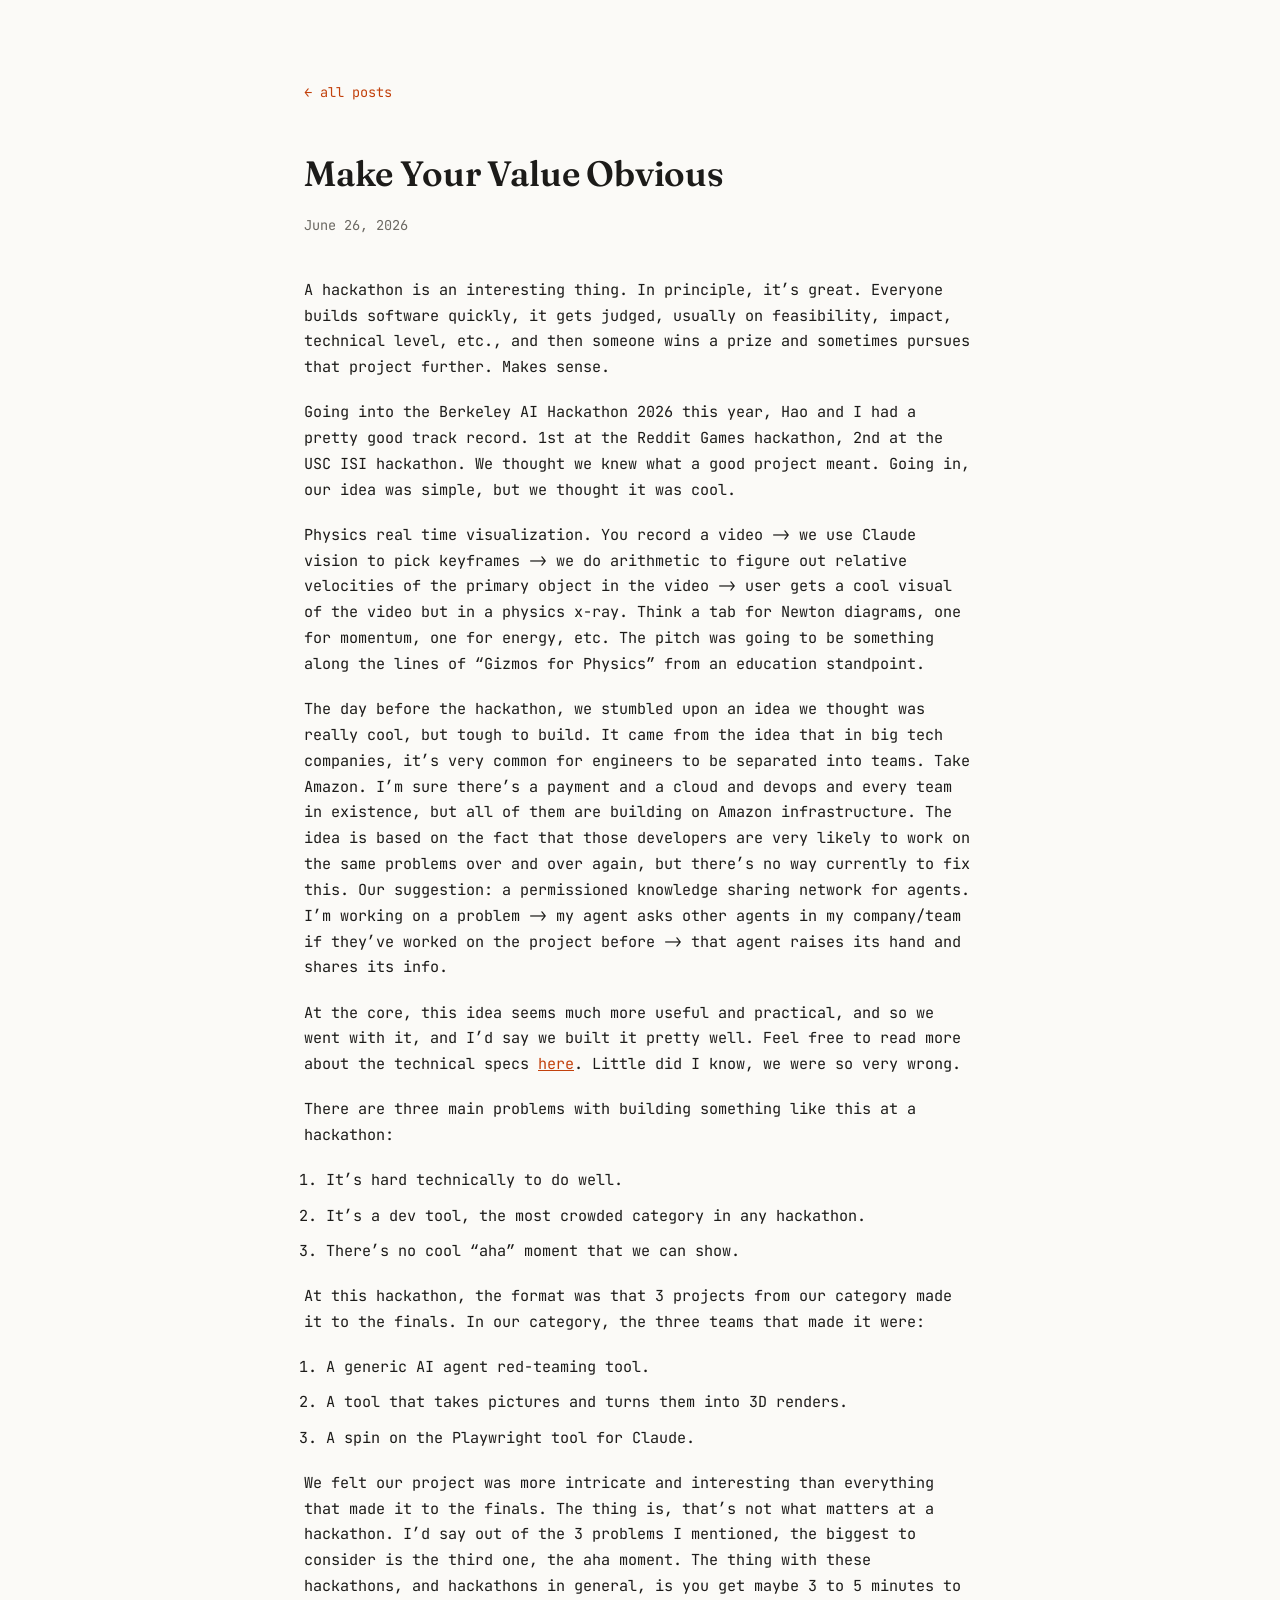
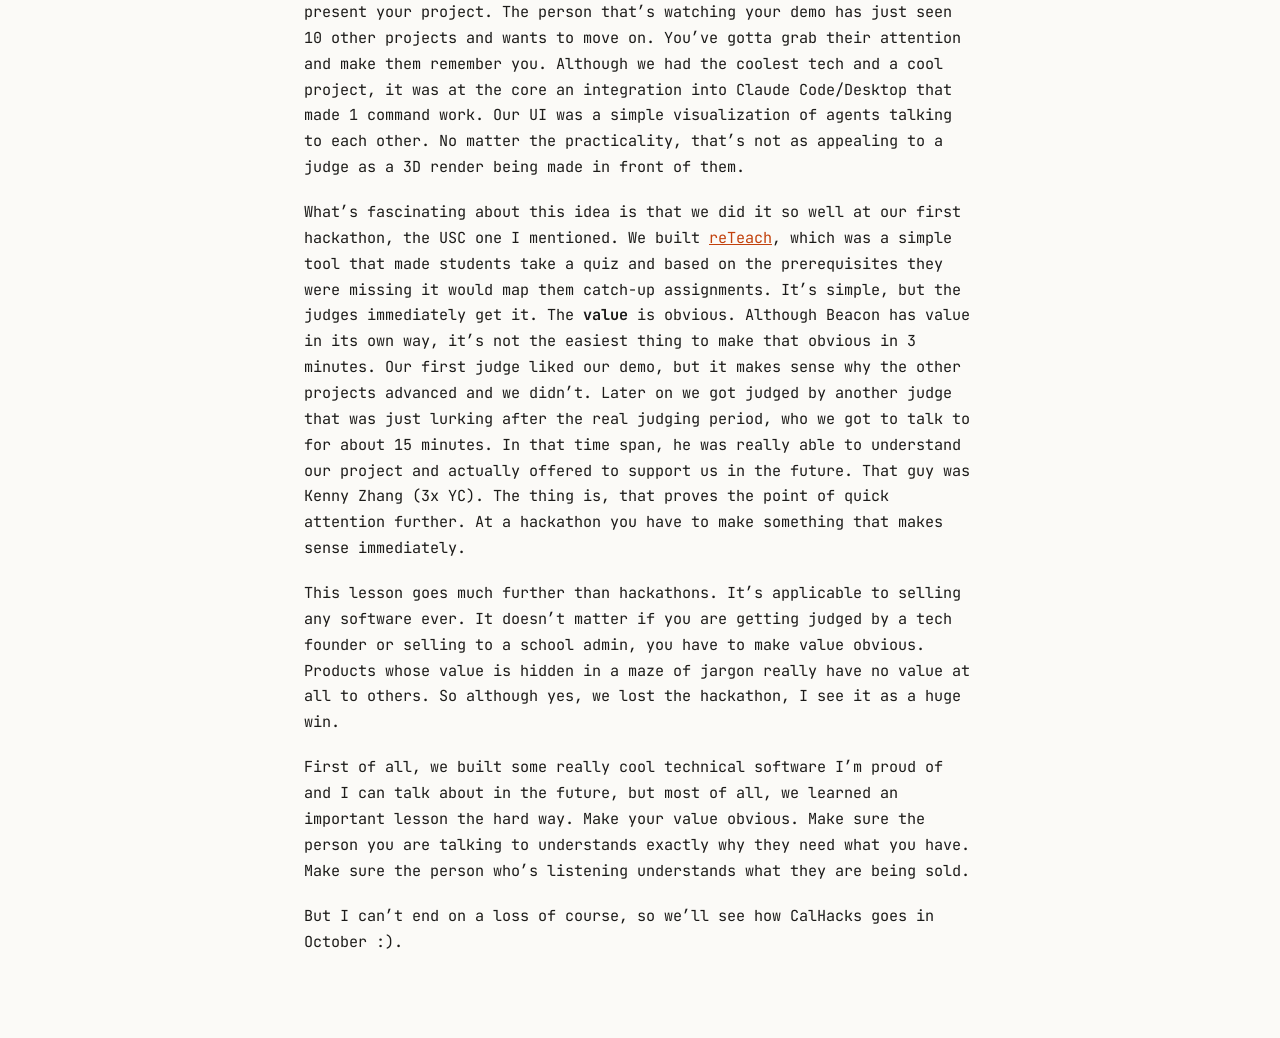
<file: blog/posts/make-your-value-obvious.html>
<!DOCTYPE html>
<html lang="en">
<head>
  <meta charset="UTF-8" />
  <meta name="viewport" content="width=device-width, initial-scale=1.0" />
  <title>Make Your Value Obvious — Dennis Freyman</title>
  <meta name="description" content="We lost the Berkeley AI Hackathon with our best project, and learned that if your value isn't obvious in three minutes, it doesn't count." />
  <link rel="preconnect" href="https://fonts.googleapis.com" />
  <link rel="preconnect" href="https://fonts.gstatic.com" crossorigin />
  <link href="https://fonts.googleapis.com/css2?family=Fraunces:opsz,wght@9..144,500;9..144,600;9..144,700&family=JetBrains+Mono:wght@400;500;700&display=swap" rel="stylesheet" />
  <link rel="stylesheet" href="../../styles.css" />
</head>
<body>
  <main class="container">

    <a class="back-link" href="../index.html">&larr; all posts</a>

    <article>
      <h1>Make Your Value Obvious</h1>
      <p class="post-meta">June 26, 2026</p>

      <div class="post-body">
        <p>
          A hackathon is an interesting thing. In principle, it&rsquo;s great. Everyone builds
          software quickly, it gets judged, usually on feasibility, impact, technical level, etc.,
          and then someone wins a prize and sometimes pursues that project further. Makes sense.
        </p>

        <p>
          Going into the Berkeley AI Hackathon 2026 this year, Hao and I had a pretty good track
          record. 1st at the Reddit Games hackathon, 2nd at the USC ISI hackathon. We thought we
          knew what a good project meant. Going in, our idea was simple, but we thought it was cool.
        </p>

        <p>
          Physics real time visualization. You record a video -&gt; we use Claude vision to pick
          keyframes -&gt; we do arithmetic to figure out relative velocities of the primary object
          in the video -&gt; user gets a cool visual of the video but in a physics x-ray. Think a
          tab for Newton diagrams, one for momentum, one for energy, etc. The pitch was going to be
          something along the lines of &ldquo;Gizmos for Physics&rdquo; from an education standpoint.
        </p>

        <p>
          The day before the hackathon, we stumbled upon an idea we thought was really cool, but
          tough to build. It came from the idea that in big tech companies, it&rsquo;s very common
          for engineers to be separated into teams. Take Amazon. I&rsquo;m sure there&rsquo;s a
          payment and a cloud and devops and every team in existence, but all of them are building
          on Amazon infrastructure. The idea is based on the fact that those developers are very
          likely to work on the same problems over and over again, but there&rsquo;s no way
          currently to fix this. Our suggestion: a permissioned knowledge sharing network for
          agents. I&rsquo;m working on a problem -&gt; my agent asks other agents in my company/team
          if they&rsquo;ve worked on the project before -&gt; that agent raises its hand and shares
          its info.
        </p>

        <p>
          At the core, this idea seems much more useful and practical, and so we went with it, and
          I&rsquo;d say we built it pretty well. Feel free to read more about the technical specs
          <a href="../../beacon.html">here</a>. Little did I know, we were so very wrong.
        </p>

        <p>There are three main problems with building something like this at a hackathon:</p>

        <ol>
          <li>It&rsquo;s hard technically to do well.</li>
          <li>It&rsquo;s a dev tool, the most crowded category in any hackathon.</li>
          <li>There&rsquo;s no cool &ldquo;aha&rdquo; moment that we can show.</li>
        </ol>

        <p>
          At this hackathon, the format was that 3 projects from our category made it to the finals.
          In our category, the three teams that made it were:
        </p>

        <ol>
          <li>A generic AI agent red-teaming tool.</li>
          <li>A tool that takes pictures and turns them into 3D renders.</li>
          <li>A spin on the Playwright tool for Claude.</li>
        </ol>

        <p>
          We felt our project was more intricate and interesting than everything that made it to the
          finals. The thing is, that&rsquo;s not what matters at a hackathon. I&rsquo;d say out of
          the 3 problems I mentioned, the biggest to consider is the third one, the aha moment. The
          thing with these hackathons, and hackathons in general, is you get maybe 3 to 5 minutes to
          present your project. The person that&rsquo;s watching your demo has just seen 10 other
          projects and wants to move on. You&rsquo;ve gotta grab their attention and make them
          remember you. Although we had the coolest tech and a cool project, it was at the core an
          integration into Claude Code/Desktop that made 1 command work. Our UI was a simple
          visualization of agents talking to each other. No matter the practicality, that&rsquo;s not
          as appealing to a judge as a 3D render being made in front of them.
        </p>

        <p>
          What&rsquo;s fascinating about this idea is that we did it so well at our first hackathon,
          the USC one I mentioned. We built <a href="https://reteach.works">reTeach</a>, which was a simple tool that
          made students take a quiz and based on the prerequisites they were missing it would map
          them catch-up assignments. It&rsquo;s simple, but the judges immediately get it. The
          <strong>value</strong> is obvious. Although Beacon has value in its own way, it&rsquo;s not
          the easiest thing to make that obvious in 3 minutes. Our first judge liked our demo, but it
          makes sense why the other projects advanced and we didn&rsquo;t. Later on we got judged by
          another judge that was just lurking after the real judging period, who we got to talk to
          for about 15 minutes. In that time span, he was really able to understand our project and
          actually offered to support us in the future. That guy was Kenny Zhang (3x YC). The thing
          is, that proves the point of quick attention further. At a hackathon you have to make
          something that makes sense immediately.
        </p>

        <p>
          This lesson goes much further than hackathons. It&rsquo;s applicable to selling any
          software ever. It doesn&rsquo;t matter if you are getting judged by a tech founder or
          selling to a school admin, you have to make value obvious. Products whose value is hidden
          in a maze of jargon really have no value at all to others. So although yes, we lost the
          hackathon, I see it as a huge win.
        </p>

        <p>
          First of all, we built some really cool technical software I&rsquo;m proud of and I can
          talk about in the future, but most of all, we learned an important lesson the hard way.
          Make your value obvious. Make sure the person you are talking to understands exactly why
          they need what you have. Make sure the person who&rsquo;s listening understands what they
          are being sold.
        </p>

        <p>
          But I can&rsquo;t end on a loss of course, so we&rsquo;ll see how CalHacks goes in October
          :).
        </p>
      </div>
    </article>

  </main>
</body>
</html>
</file>
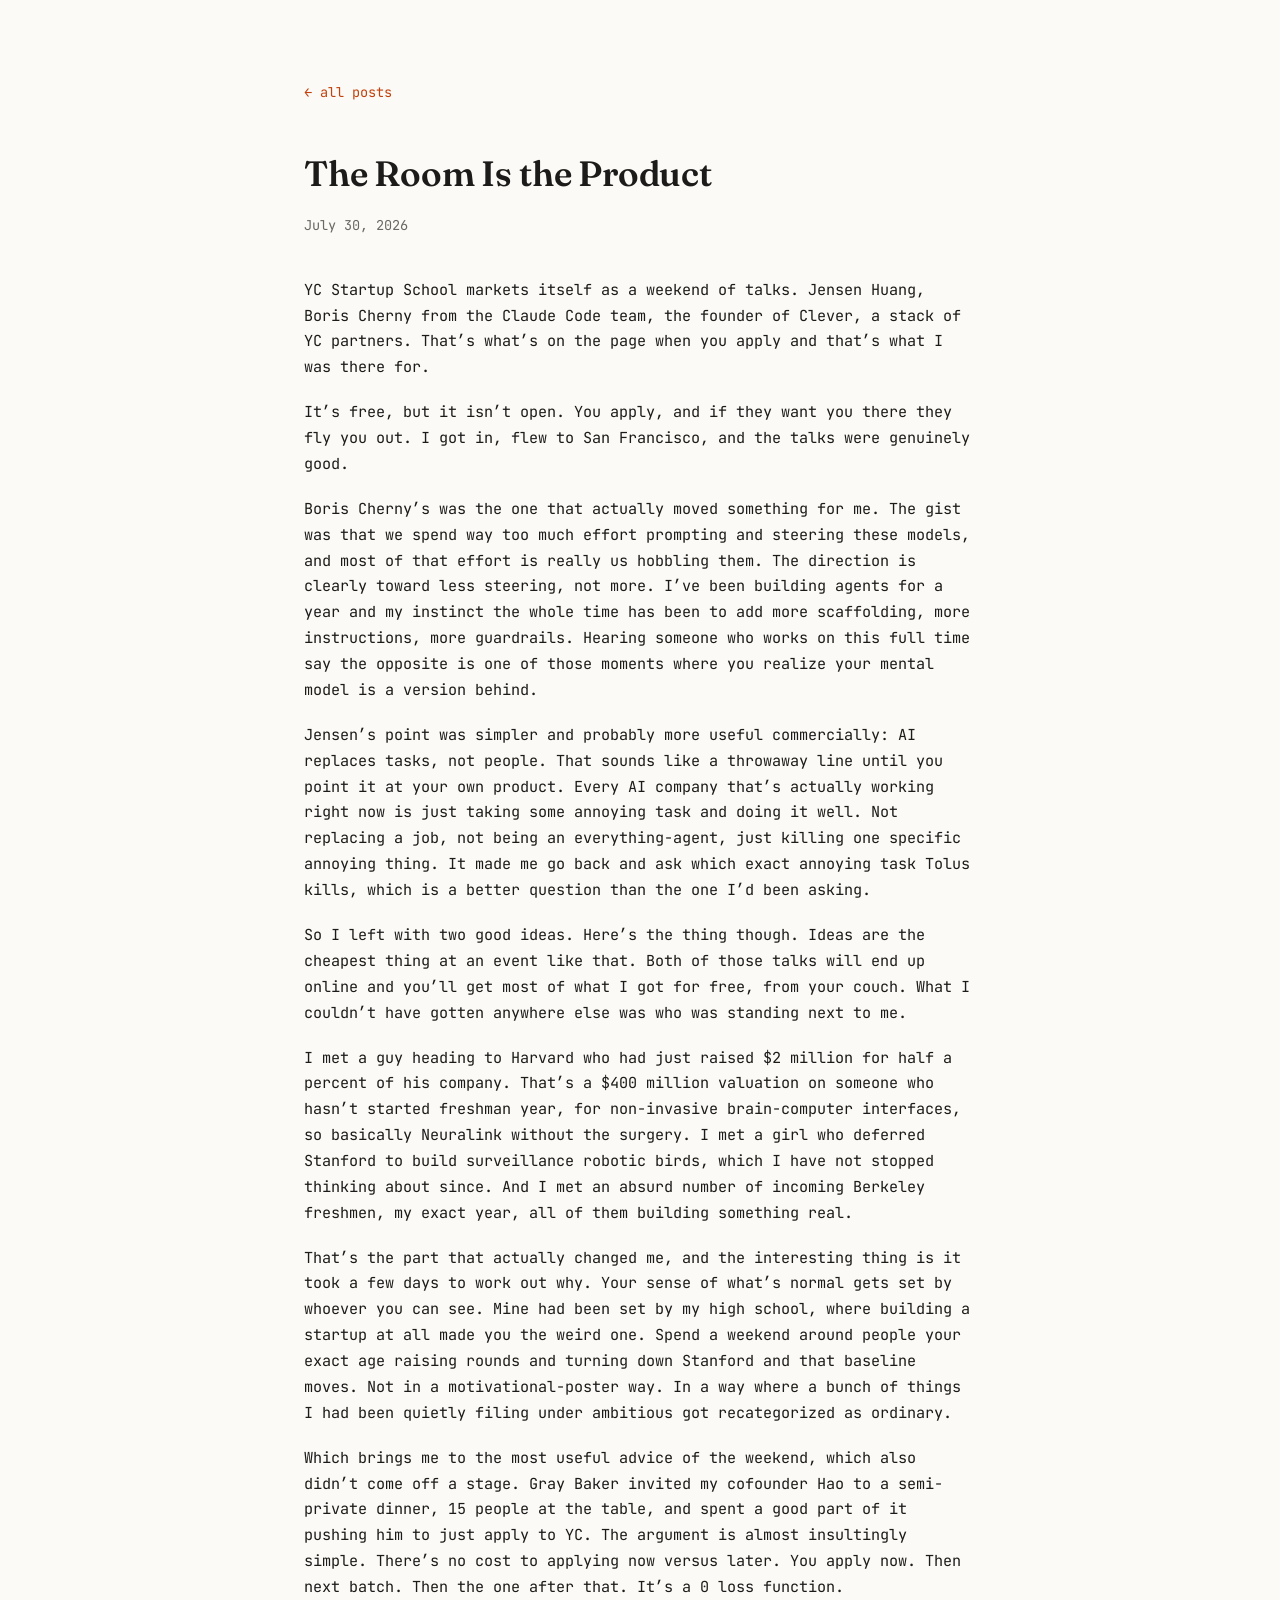
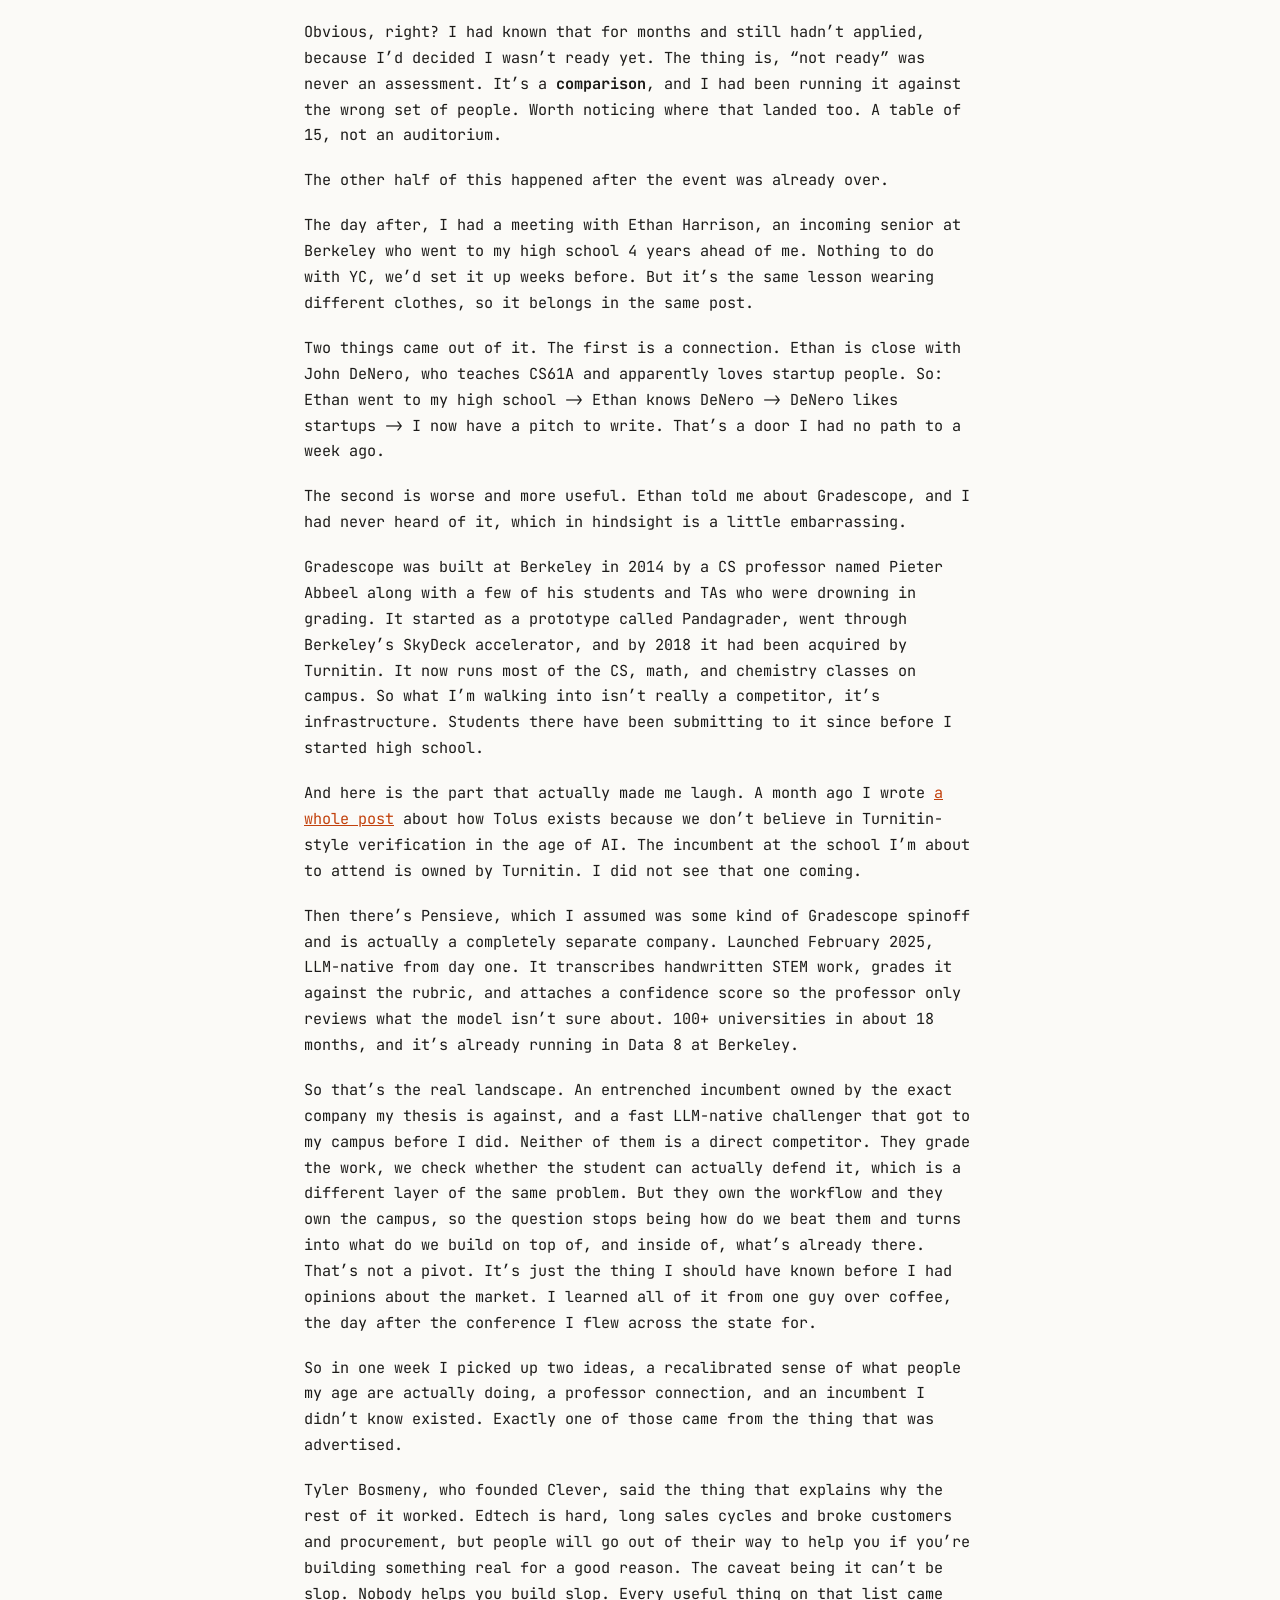
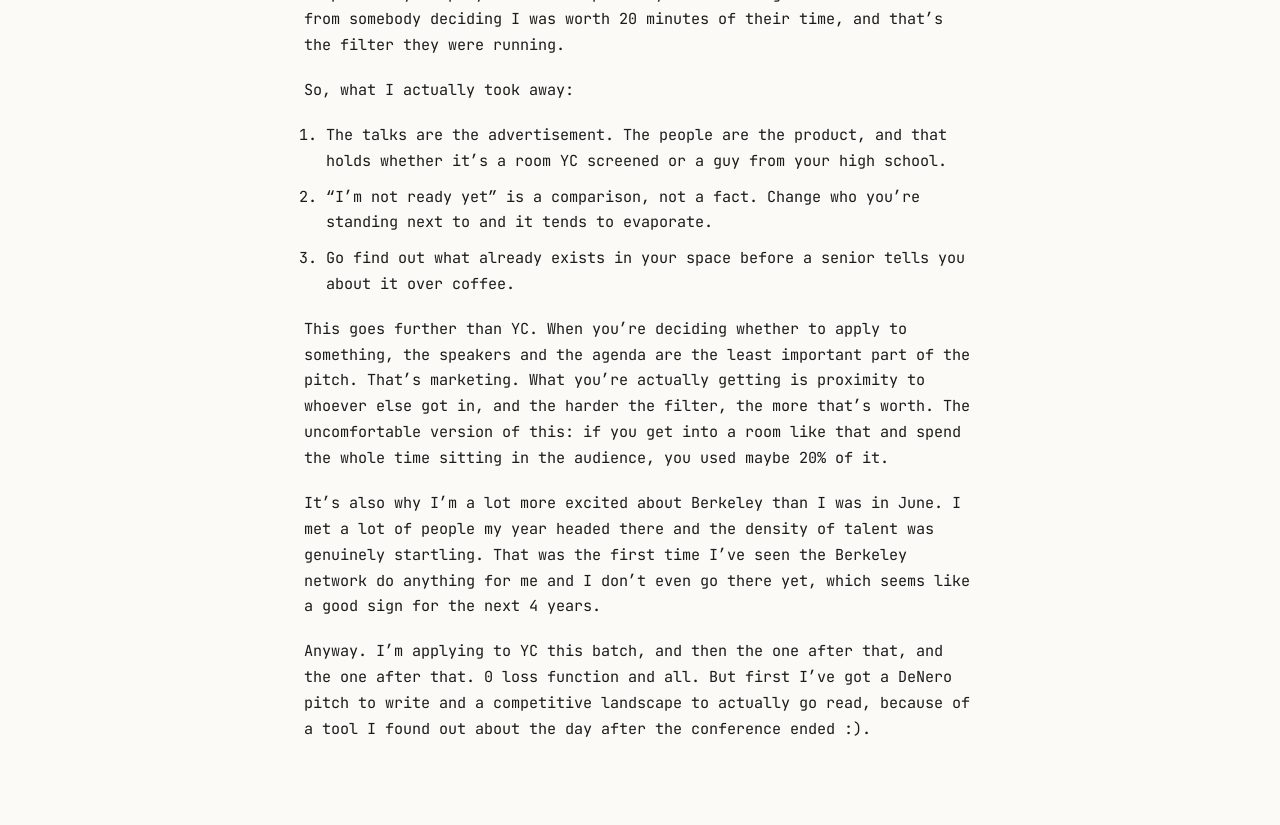
<file: blog/posts/the-room-is-the-product.html>
<!DOCTYPE html>
<html lang="en">
<head>
  <meta charset="UTF-8" />
  <meta name="viewport" content="width=device-width, initial-scale=1.0" />
  <title>The Room Is the Product — Dennis Freyman</title>
  <meta name="description" content="YC Startup School advertises talks. The things that actually changed what I'm building came from people, and one of them happened after the event was over." />
  <link rel="preconnect" href="https://fonts.googleapis.com" />
  <link rel="preconnect" href="https://fonts.gstatic.com" crossorigin />
  <link href="https://fonts.googleapis.com/css2?family=Fraunces:opsz,wght@9..144,500;9..144,600;9..144,700&family=JetBrains+Mono:wght@400;500;700&display=swap" rel="stylesheet" />
  <link rel="stylesheet" href="../../styles.css" />
</head>
<body>
  <main class="container">

    <a class="back-link" href="../index.html">&larr; all posts</a>

    <article>
      <h1>The Room Is the Product</h1>
      <p class="post-meta">July 30, 2026</p>

      <div class="post-body">
        <p>
          YC Startup School markets itself as a weekend of talks. Jensen Huang, Boris Cherny from the
          Claude Code team, the founder of Clever, a stack of YC partners. That&rsquo;s what&rsquo;s on
          the page when you apply and that&rsquo;s what I was there for.
        </p>

        <p>
          It&rsquo;s free, but it isn&rsquo;t open. You apply, and if they want you there they fly you
          out. I got in, flew to San Francisco, and the talks were genuinely good.
        </p>

        <p>
          Boris Cherny&rsquo;s was the one that actually moved something for me. The gist was that we
          spend way too much effort prompting and steering these models, and most of that effort is
          really us hobbling them. The direction is clearly toward less steering, not more. I&rsquo;ve
          been building agents for a year and my instinct the whole time has been to add more
          scaffolding, more instructions, more guardrails. Hearing someone who works on this full time
          say the opposite is one of those moments where you realize your mental model is a version
          behind.
        </p>

        <p>
          Jensen&rsquo;s point was simpler and probably more useful commercially: AI replaces tasks,
          not people. That sounds like a throwaway line until you point it at your own product. Every
          AI company that&rsquo;s actually working right now is just taking some annoying task and
          doing it well. Not replacing a job, not being an everything-agent, just killing one specific
          annoying thing. It made me go back and ask which exact annoying task Tolus kills, which is a
          better question than the one I&rsquo;d been asking.
        </p>

        <p>
          So I left with two good ideas. Here&rsquo;s the thing though. Ideas are the cheapest thing at
          an event like that. Both of those talks will end up online and you&rsquo;ll get most of what
          I got for free, from your couch. What I couldn&rsquo;t have gotten anywhere else was who was
          standing next to me.
        </p>

        <p>
          I met a guy heading to Harvard who had just raised $2 million for half a percent of his
          company. That&rsquo;s a $400 million valuation on someone who hasn&rsquo;t started freshman
          year, for non-invasive brain-computer interfaces, so basically Neuralink without the surgery.
          I met a girl who deferred Stanford to build surveillance robotic birds, which I have not
          stopped thinking about since. And I met an absurd number of incoming Berkeley freshmen, my
          exact year, all of them building something real.
        </p>

        <p>
          That&rsquo;s the part that actually changed me, and the interesting thing is it took a few
          days to work out why. Your sense of what&rsquo;s normal gets set by whoever you can see. Mine
          had been set by my high school, where building a startup at all made you the weird one. Spend
          a weekend around people your exact age raising rounds and turning down Stanford and that
          baseline moves. Not in a motivational-poster way. In a way where a bunch of things I had been
          quietly filing under ambitious got recategorized as ordinary.
        </p>

        <p>
          Which brings me to the most useful advice of the weekend, which also didn&rsquo;t come off a
          stage. Gray Baker invited my cofounder Hao to a semi-private dinner, 15 people at the table,
          and spent a good part of it pushing him to just apply to YC. The argument is almost
          insultingly simple. There&rsquo;s no cost to applying now versus later. You apply now. Then
          next batch. Then the one after that. It&rsquo;s a 0 loss function.
        </p>

        <p>
          Obvious, right? I had known that for months and still hadn&rsquo;t applied, because I&rsquo;d
          decided I wasn&rsquo;t ready yet. The thing is, &ldquo;not ready&rdquo; was never an
          assessment. It&rsquo;s a <strong>comparison</strong>, and I had been running it against the
          wrong set of people. Worth noticing where that landed too. A table of 15, not an auditorium.
        </p>

        <p>
          The other half of this happened after the event was already over.
        </p>

        <p>
          The day after, I had a meeting with Ethan Harrison, an incoming senior at Berkeley who went to
          my high school 4 years ahead of me. Nothing to do with YC, we&rsquo;d set it up weeks before.
          But it&rsquo;s the same lesson wearing different clothes, so it belongs in the same post.
        </p>

        <p>
          Two things came out of it. The first is a connection. Ethan is close with John DeNero, who
          teaches CS61A and apparently loves startup people. So: Ethan went to my high school -&gt; Ethan
          knows DeNero -&gt; DeNero likes startups -&gt; I now have a pitch to write. That&rsquo;s a door
          I had no path to a week ago.
        </p>

        <p>
          The second is worse and more useful. Ethan told me about Gradescope, and I had never heard of
          it, which in hindsight is a little embarrassing.
        </p>

        <p>
          Gradescope was built at Berkeley in 2014 by a CS professor named Pieter Abbeel along with a
          few of his students and TAs who were drowning in grading. It started as a prototype called
          Pandagrader, went through Berkeley&rsquo;s SkyDeck accelerator, and by 2018 it had been
          acquired by Turnitin. It now runs most of the CS, math, and chemistry classes on campus. So
          what I&rsquo;m walking into isn&rsquo;t really a competitor, it&rsquo;s infrastructure.
          Students there have been submitting to it since before I started high school.
        </p>

        <p>
          And here is the part that actually made me laugh. A month ago I wrote
          <a href="who-verifies-the-verifier.html">a whole post</a> about how Tolus exists because we
          don&rsquo;t believe in Turnitin-style verification in the age of AI. The incumbent at the
          school I&rsquo;m about to attend is owned by Turnitin. I did not see that one coming.
        </p>

        <p>
          Then there&rsquo;s Pensieve, which I assumed was some kind of Gradescope spinoff and is
          actually a completely separate company. Launched February 2025, LLM-native from day one. It
          transcribes handwritten STEM work, grades it against the rubric, and attaches a confidence
          score so the professor only reviews what the model isn&rsquo;t sure about. 100+ universities in
          about 18 months, and it&rsquo;s already running in Data 8 at Berkeley.
        </p>

        <p>
          So that&rsquo;s the real landscape. An entrenched incumbent owned by the exact company my
          thesis is against, and a fast LLM-native challenger that got to my campus before I did. Neither
          of them is a direct competitor. They grade the work, we check whether the student can actually
          defend it, which is a different layer of the same problem. But they own the workflow and they
          own the campus, so the question stops being how do we beat them and turns into what do we build
          on top of, and inside of, what&rsquo;s already there. That&rsquo;s not a pivot. It&rsquo;s just
          the thing I should have known before I had opinions about the market. I learned all of it from
          one guy over coffee, the day after the conference I flew across the state for.
        </p>

        <p>
          So in one week I picked up two ideas, a recalibrated sense of what people my age are actually
          doing, a professor connection, and an incumbent I didn&rsquo;t know existed. Exactly one of
          those came from the thing that was advertised.
        </p>

        <p>
          Tyler Bosmeny, who founded Clever, said the thing that explains why the rest of it worked.
          Edtech is hard, long sales cycles and broke customers and procurement, but people will go out
          of their way to help you if you&rsquo;re building something real for a good reason. The caveat
          being it can&rsquo;t be slop. Nobody helps you build slop. Every useful thing on that list came
          from somebody deciding I was worth 20 minutes of their time, and that&rsquo;s the filter they
          were running.
        </p>

        <p>So, what I actually took away:</p>

        <ol>
          <li>The talks are the advertisement. The people are the product, and that holds whether it&rsquo;s a room YC screened or a guy from your high school.</li>
          <li>&ldquo;I&rsquo;m not ready yet&rdquo; is a comparison, not a fact. Change who you&rsquo;re standing next to and it tends to evaporate.</li>
          <li>Go find out what already exists in your space before a senior tells you about it over coffee.</li>
        </ol>

        <p>
          This goes further than YC. When you&rsquo;re deciding whether to apply to something, the
          speakers and the agenda are the least important part of the pitch. That&rsquo;s marketing. What
          you&rsquo;re actually getting is proximity to whoever else got in, and the harder the filter,
          the more that&rsquo;s worth. The uncomfortable version of this: if you get into a room like
          that and spend the whole time sitting in the audience, you used maybe 20% of it.
        </p>

        <p>
          It&rsquo;s also why I&rsquo;m a lot more excited about Berkeley than I was in June. I met a lot
          of people my year headed there and the density of talent was genuinely startling. That was the
          first time I&rsquo;ve seen the Berkeley network do anything for me and I don&rsquo;t even go
          there yet, which seems like a good sign for the next 4 years.
        </p>

        <p>
          Anyway. I&rsquo;m applying to YC this batch, and then the one after that, and the one after
          that. 0 loss function and all. But first I&rsquo;ve got a DeNero pitch to write and a
          competitive landscape to actually go read, because of a tool I found out about the day after
          the conference ended :).
        </p>
      </div>
    </article>

  </main>
</body>
</html>
</file>
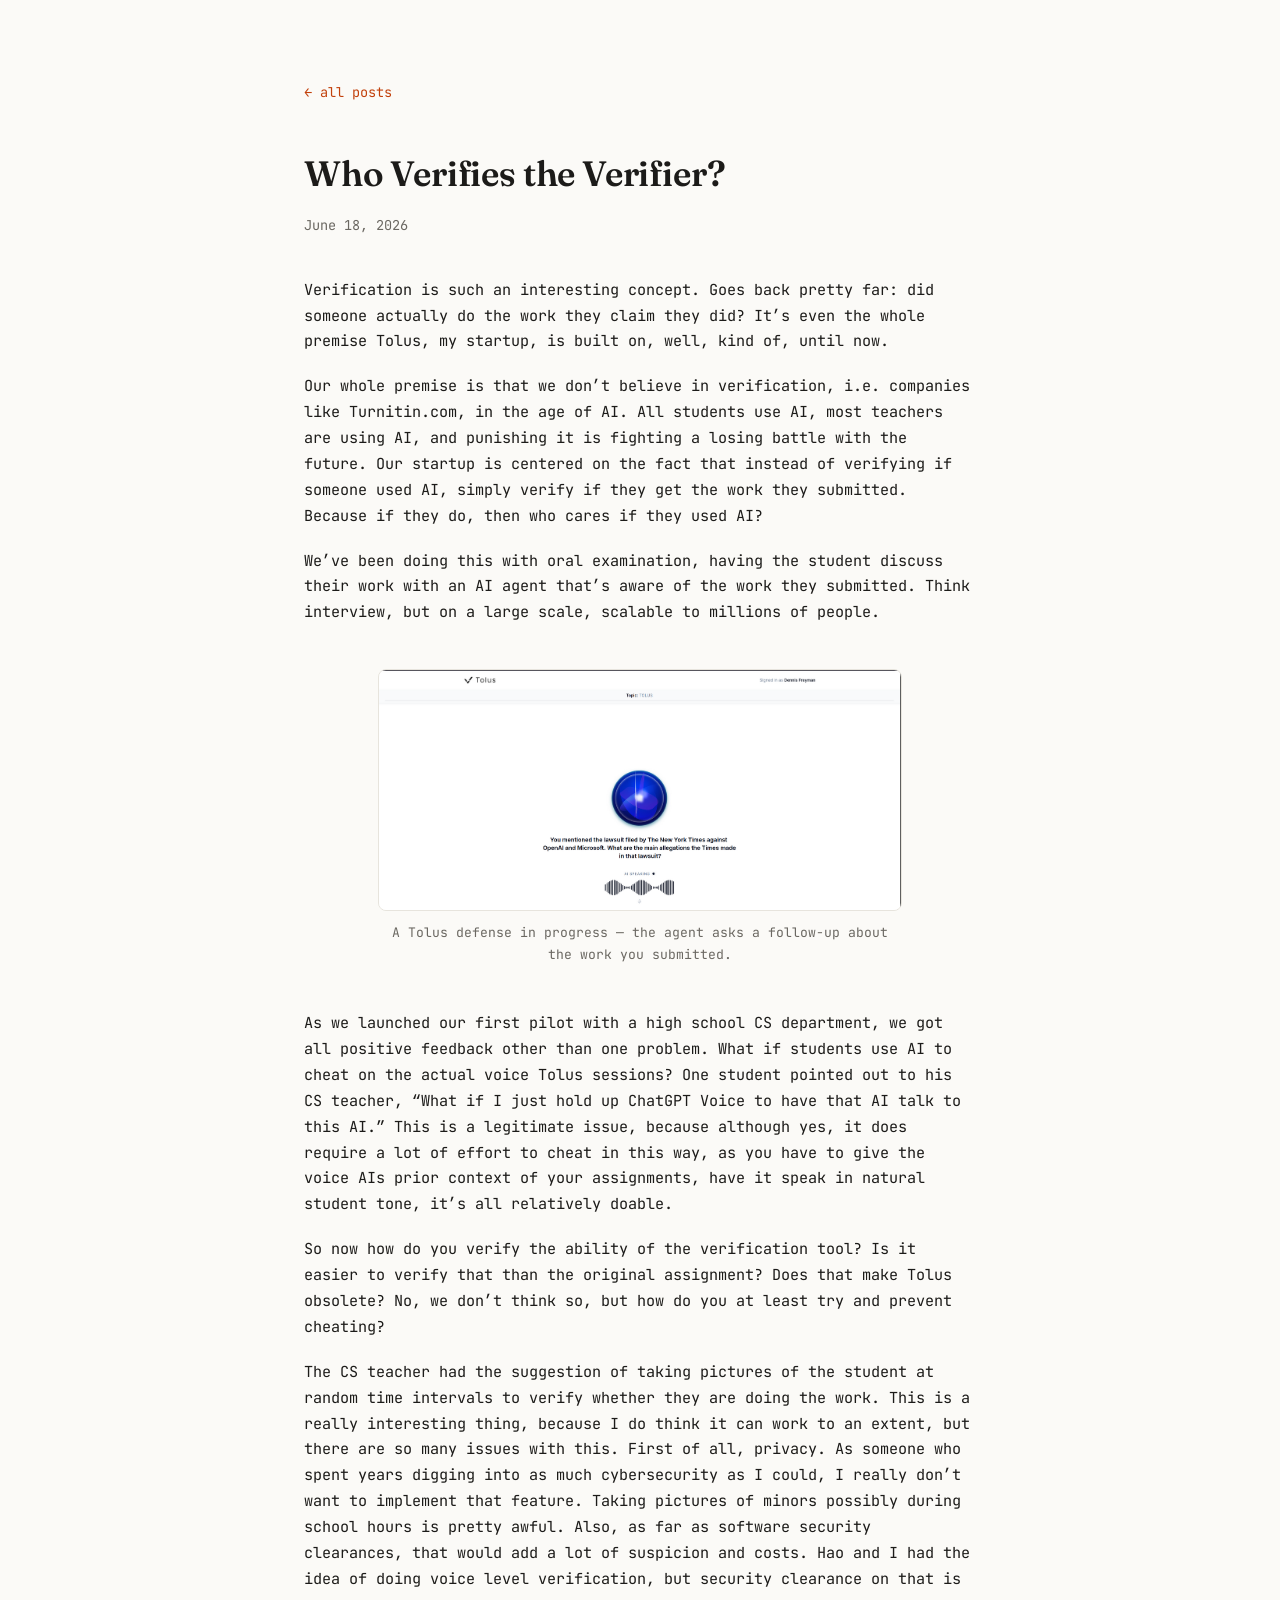
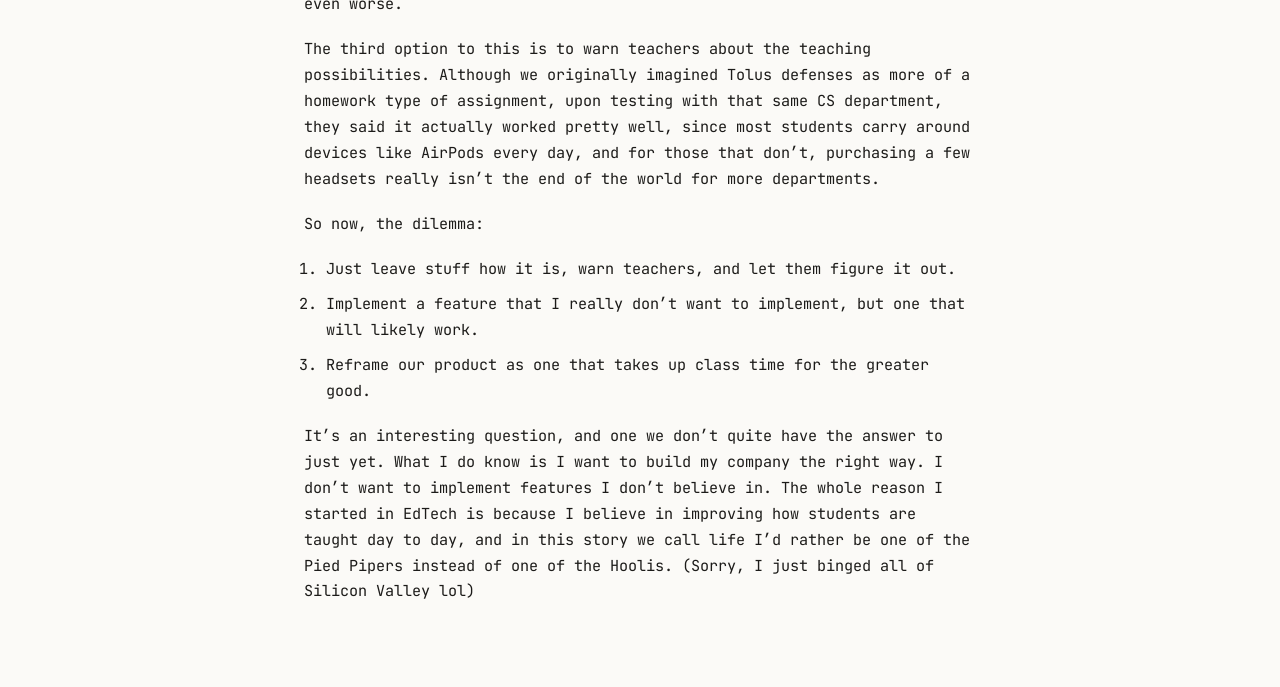
<file: blog/posts/who-verifies-the-verifier.html>
<!DOCTYPE html>
<html lang="en">
<head>
  <meta charset="UTF-8" />
  <meta name="viewport" content="width=device-width, initial-scale=1.0" />
  <title>Who Verifies the Verifier? — Dennis Freyman</title>
  <meta name="description" content="Verification in the age of AI, and a dilemma from Tolus's first pilot: how do you verify the verifier?" />
  <link rel="preconnect" href="https://fonts.googleapis.com" />
  <link rel="preconnect" href="https://fonts.gstatic.com" crossorigin />
  <link href="https://fonts.googleapis.com/css2?family=Fraunces:opsz,wght@9..144,500;9..144,600;9..144,700&family=JetBrains+Mono:wght@400;500;700&display=swap" rel="stylesheet" />
  <link rel="stylesheet" href="../../styles.css" />
</head>
<body>
  <main class="container">

    <a class="back-link" href="../index.html">&larr; all posts</a>

    <article>
      <h1>Who Verifies the Verifier?</h1>
      <p class="post-meta">June 18, 2026</p>

      <div class="post-body">
        <p>
          Verification is such an interesting concept. Goes back pretty far: did someone actually
          do the work they claim they did? It&rsquo;s even the whole premise Tolus, my startup, is
          built on, well, kind of, until now.
        </p>

        <p>
          Our whole premise is that we don&rsquo;t believe in verification, i.e. companies like
          Turnitin.com, in the age of AI. All students use AI, most teachers are using AI, and
          punishing it is fighting a losing battle with the future. Our startup is centered on the
          fact that instead of verifying if someone used AI, simply verify if they get the work they
          submitted. Because if they do, then who cares if they used AI?
        </p>

        <p>
          We&rsquo;ve been doing this with oral examination, having the student discuss their work
          with an AI agent that&rsquo;s aware of the work they submitted. Think interview, but on a
          large scale, scalable to millions of people.
        </p>

        <figure>
          <img src="../../assets/tolus-defense.png" alt="A Tolus oral defense in progress: the AI agent asks the student a follow-up question about their submitted work." />
          <figcaption>A Tolus defense in progress &mdash; the agent asks a follow-up about the work you submitted.</figcaption>
        </figure>

        <p>
          As we launched our first pilot with a high school CS department, we got all positive
          feedback other than one problem. What if students use AI to cheat on the actual voice
          Tolus sessions? One student pointed out to his CS teacher, &ldquo;What if I just hold up
          ChatGPT Voice to have that AI talk to this AI.&rdquo; This is a legitimate issue, because
          although yes, it does require a lot of effort to cheat in this way, as you have to give the
          voice AIs prior context of your assignments, have it speak in natural student tone,
          it&rsquo;s all relatively doable.
        </p>

        <p>
          So now how do you verify the ability of the verification tool? Is it easier to verify that
          than the original assignment? Does that make Tolus obsolete? No, we don&rsquo;t think so,
          but how do you at least try and prevent cheating?
        </p>

        <p>
          The CS teacher had the suggestion of taking pictures of the student at random time
          intervals to verify whether they are doing the work. This is a really interesting thing,
          because I do think it can work to an extent, but there are so many issues with this. First
          of all, privacy. As someone who spent years digging into as much cybersecurity as I could,
          I really don&rsquo;t want to implement that feature. Taking pictures of minors possibly
          during school hours is pretty awful. Also, as far as software security clearances, that
          would add a lot of suspicion and costs. Hao and I had the idea of doing voice level
          verification, but security clearance on that is even worse.
        </p>

        <p>
          The third option to this is to warn teachers about the teaching possibilities. Although we
          originally imagined Tolus defenses as more of a homework type of assignment, upon testing
          with that same CS department, they said it actually worked pretty well, since most students
          carry around devices like AirPods every day, and for those that don&rsquo;t, purchasing a
          few headsets really isn&rsquo;t the end of the world for more departments.
        </p>

        <p>So now, the dilemma:</p>

        <ol>
          <li>Just leave stuff how it is, warn teachers, and let them figure it out.</li>
          <li>Implement a feature that I really don&rsquo;t want to implement, but one that will likely work.</li>
          <li>Reframe our product as one that takes up class time for the greater good.</li>
        </ol>

        <p>
          It&rsquo;s an interesting question, and one we don&rsquo;t quite have the answer to just
          yet. What I do know is I want to build my company the right way. I don&rsquo;t want to
          implement features I don&rsquo;t believe in. The whole reason I started in EdTech is
          because I believe in improving how students are taught day to day, and in this story we
          call life I&rsquo;d rather be one of the Pied Pipers instead of one of the Hoolis. (Sorry,
          I just binged all of Silicon Valley lol)
        </p>
      </div>
    </article>

  </main>
</body>
</html>
</file>
<file: styles.css>
/* ===== Design tokens ===== */
:root {
  --bg:      #fbfaf7;   /* warm off-white */
  --text:    #1c1b19;   /* near-black     */
  --muted:   #6b6862;   /* secondary text */
  --accent:  #c2410c;   /* accent (change me to retheme) */
  --border:  #e7e4dd;
  --code-bg: #f4f2ec;
  --maxw:    720px;
}

/* ===== Base ===== */
*,
*::before,
*::after { box-sizing: border-box; }

html { -webkit-text-size-adjust: 100%; }

body {
  margin: 0;
  background: var(--bg);
  color: var(--text);
  font-family: "JetBrains Mono", ui-monospace, SFMono-Regular, Menlo, Consolas, monospace;
  font-size: 15px;
  line-height: 1.7;
  -webkit-font-smoothing: antialiased;
}

.container {
  max-width: var(--maxw);
  margin: 0 auto;
  padding: 5rem 1.5rem 4rem;
}

.section { margin-top: 3.5rem; }

/* ===== Typography ===== */
h1 {
  font-family: "Fraunces", Georgia, serif;
  font-size: 2.2rem;
  font-weight: 600;
  letter-spacing: -0.005em;
  margin: 0 0 0.6rem;
}

h2 {
  font-size: 0.8rem;
  font-weight: 500;
  letter-spacing: 0.05em;
  color: var(--muted);
  margin: 0 0 1.25rem;
}

a {
  color: var(--accent);
  text-decoration: none;
}
a:hover { text-decoration: underline; }

/* ===== Hero ===== */
.hero .tagline {
  font-size: 1rem;
  color: var(--text);
  margin: 0 0 0.35rem;
}
.hero .sub {
  font-size: 0.9rem;
  color: var(--muted);
  margin: 0 0 1.5rem;
}

/* Shared link rows (hero + footer) */
.links {
  display: flex;
  gap: 1.5rem;
  flex-wrap: wrap;
}

/* ===== Projects ===== */
.projects {
  list-style: none;
  padding: 0;
  margin: 0;
}
.projects li { margin-bottom: 1.75rem; }
.projects li:last-child { margin-bottom: 0; }
/* "live" badge on the flagship project (Tolus): green pulsing dot + readable label */
.live {
  display: inline-flex;
  align-items: center;
  gap: 6px;
  font-size: 0.72rem;
  letter-spacing: 0.04em;
  color: var(--muted);
}

/* flagship project (Tolus): black-bordered box with a "live" badge top-right */
.projects li.featured {
  position: relative;
  border: 1px solid var(--text);
  border-radius: 8px;
  padding: 1.15rem 1.25rem;
  margin: 0 -1.25rem 1.85rem;
}
.projects li.featured .live {
  position: absolute;
  top: 1rem;
  right: 1.25rem;
}
.live-dot {
  position: relative;
  display: inline-block;
  width: 7px;
  height: 7px;
  border-radius: 50%;
  background: #21a366;
}
.live-dot::after {
  content: "";
  position: absolute;
  inset: 0;
  border-radius: 50%;
  background: #21a366;
  animation: live-ping 1.5s ease-out infinite;
}
@keyframes live-ping {
  0%   { transform: scale(1);   opacity: 0.6; }
  100% { transform: scale(2.8); opacity: 0; }
}
@media (prefers-reduced-motion: reduce) {
  .live-dot::after { animation: none; }
}

.proj-name {
  font-family: "Fraunces", Georgia, serif;
  font-weight: 600;
  color: var(--text);
  font-size: 1.15rem;
}
.proj-name:hover { color: var(--accent); }

.projects p {
  color: var(--muted);
  font-size: 0.92rem;
  margin: 0.2rem 0 0;
}

/* ===== Awards ===== */
.awards { list-style: none; padding: 0; margin: 0; }
.awards li {
  color: var(--muted);
  font-size: 0.92rem;
  margin-bottom: 0.85rem;
}
.awards li:last-child { margin-bottom: 0; }
.awards strong { color: var(--text); font-weight: 700; }

/* Standalone body link (e.g. awards on the homepage) */
.standalone-link { font-weight: 500; font-size: 0.95rem; }
.projects + .standalone-link { display: inline-block; margin-top: 1.6rem; }

/* ===== Latest-post feature (homepage) ===== */
.post-feature {
  display: block;
  border: 1px solid var(--border);
  border-radius: 8px;
  padding: 1.25rem 1.5rem;
  color: var(--text);
  transition: border-color 0.15s ease;
}
.post-feature:hover { border-color: var(--accent); text-decoration: none; }
.post-feature-empty { color: var(--muted); font-size: 0.92rem; }
.post-feature-date {
  display: block;
  color: var(--muted);
  font-size: 0.8rem;
  margin-bottom: 0.2rem;
}
.post-feature-title {
  display: block;
  font-family: "Fraunces", Georgia, serif;
  font-weight: 600;
  font-size: 1.15rem;
  margin-bottom: 0.25rem;
}
.post-feature-blurb { display: block; color: var(--muted); font-size: 0.92rem; }

/* Award groups (awards.html) */
.award-group { margin-bottom: 2.25rem; }
.award-group:last-child { margin-bottom: 0; }
.award-group-title {
  font-family: "Fraunces", Georgia, serif;
  font-size: 1.2rem;
  font-weight: 600;
  color: var(--text);
  margin: 0 0 0.9rem;
}

/* ===== Footer ===== */
.footer {
  margin-top: 4rem;
  padding-top: 1.75rem;
  border-top: 1px solid var(--border);
}
.footer .links { margin-bottom: 0.6rem; }
.copyright {
  color: var(--muted);
  font-size: 0.8rem;
  margin: 0;
}

/* ===== Blog list ===== */
.back-link {
  display: inline-block;
  font-size: 0.85rem;
  margin-bottom: 2.5rem;
}
.post-cards { margin-top: 2.5rem; }
.post-feature + .post-feature { margin-top: 1rem; }

/* ===== Blog post ===== */
.post-meta {
  color: var(--muted);
  font-size: 0.85rem;
  margin: 0 0 2.5rem;
}
.post-body { font-size: 0.95rem; }
.post-body h2 {
  font-family: "Fraunces", Georgia, serif;
  letter-spacing: normal;
  color: var(--text);
  font-size: 1.45rem;
  font-weight: 600;
  margin: 2.25rem 0 0.9rem;
}
.post-body p { margin: 0 0 1.2rem; }
.post-body ul, .post-body ol { margin: 0 0 1.2rem; padding-left: 1.4rem; }
.post-body li { margin-bottom: 0.6rem; }
.post-body a { text-decoration: underline; }
.post-body figure { margin: 2.75rem auto; max-width: 78%; }
.post-body img {
  display: block;
  width: 100%;
  height: auto;
  border: 1px solid var(--border);
  border-radius: 8px;
}
.post-body figcaption {
  color: var(--muted);
  font-size: 0.82rem;
  margin-top: 0.65rem;
  text-align: center;
}

/* ===== Code ===== */
code {
  font-size: 0.9em;
  background: var(--code-bg);
  padding: 0.12em 0.38em;
  border-radius: 4px;
}
pre {
  background: var(--code-bg);
  border: 1px solid var(--border);
  border-radius: 8px;
  padding: 1rem 1.15rem;
  overflow-x: auto;
  margin: 0 0 1.4rem;
  font-size: 0.88rem;
  line-height: 1.6;
}
pre code { background: none; padding: 0; border-radius: 0; }

/* ===== Mobile ===== */
@media (max-width: 600px) {
  .container { padding: 3rem 1.25rem; }
  h1 { font-size: 1.9rem; }
  .post-body figure { max-width: 100%; }
}
</file>
